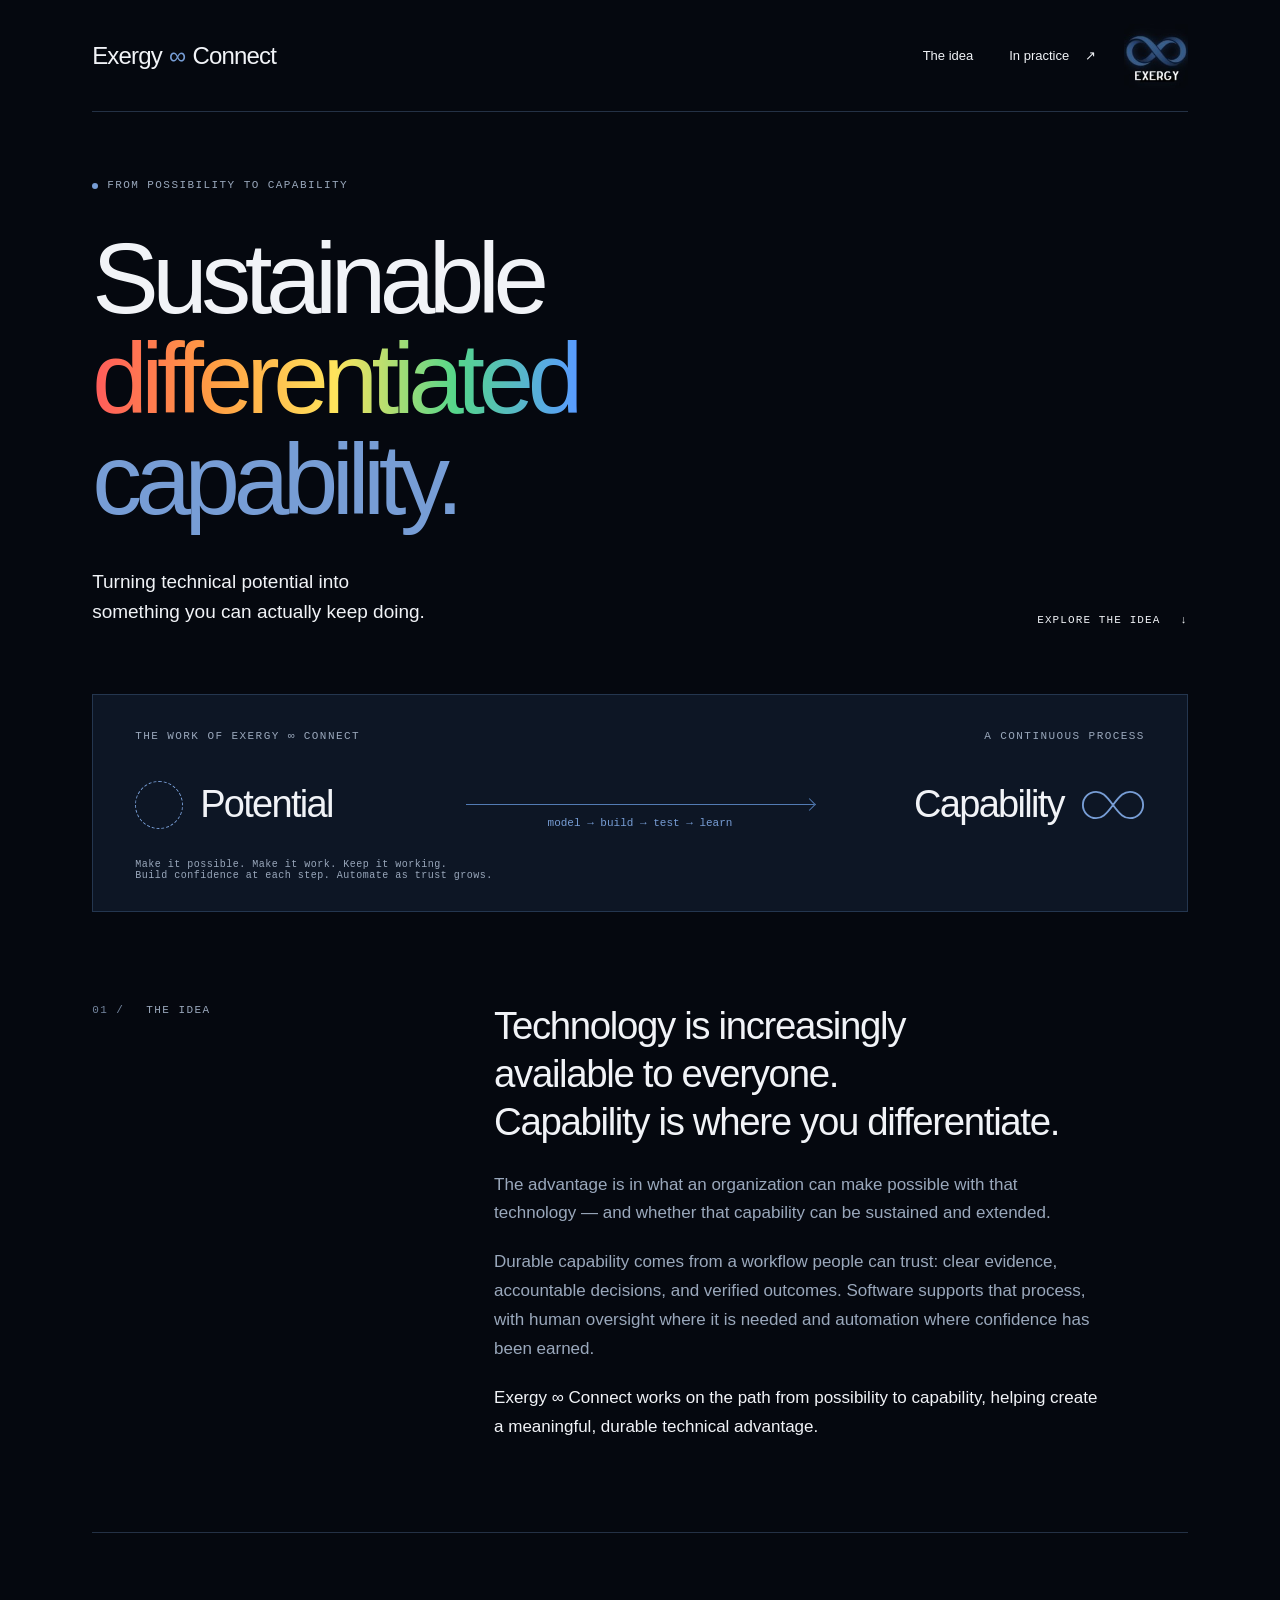
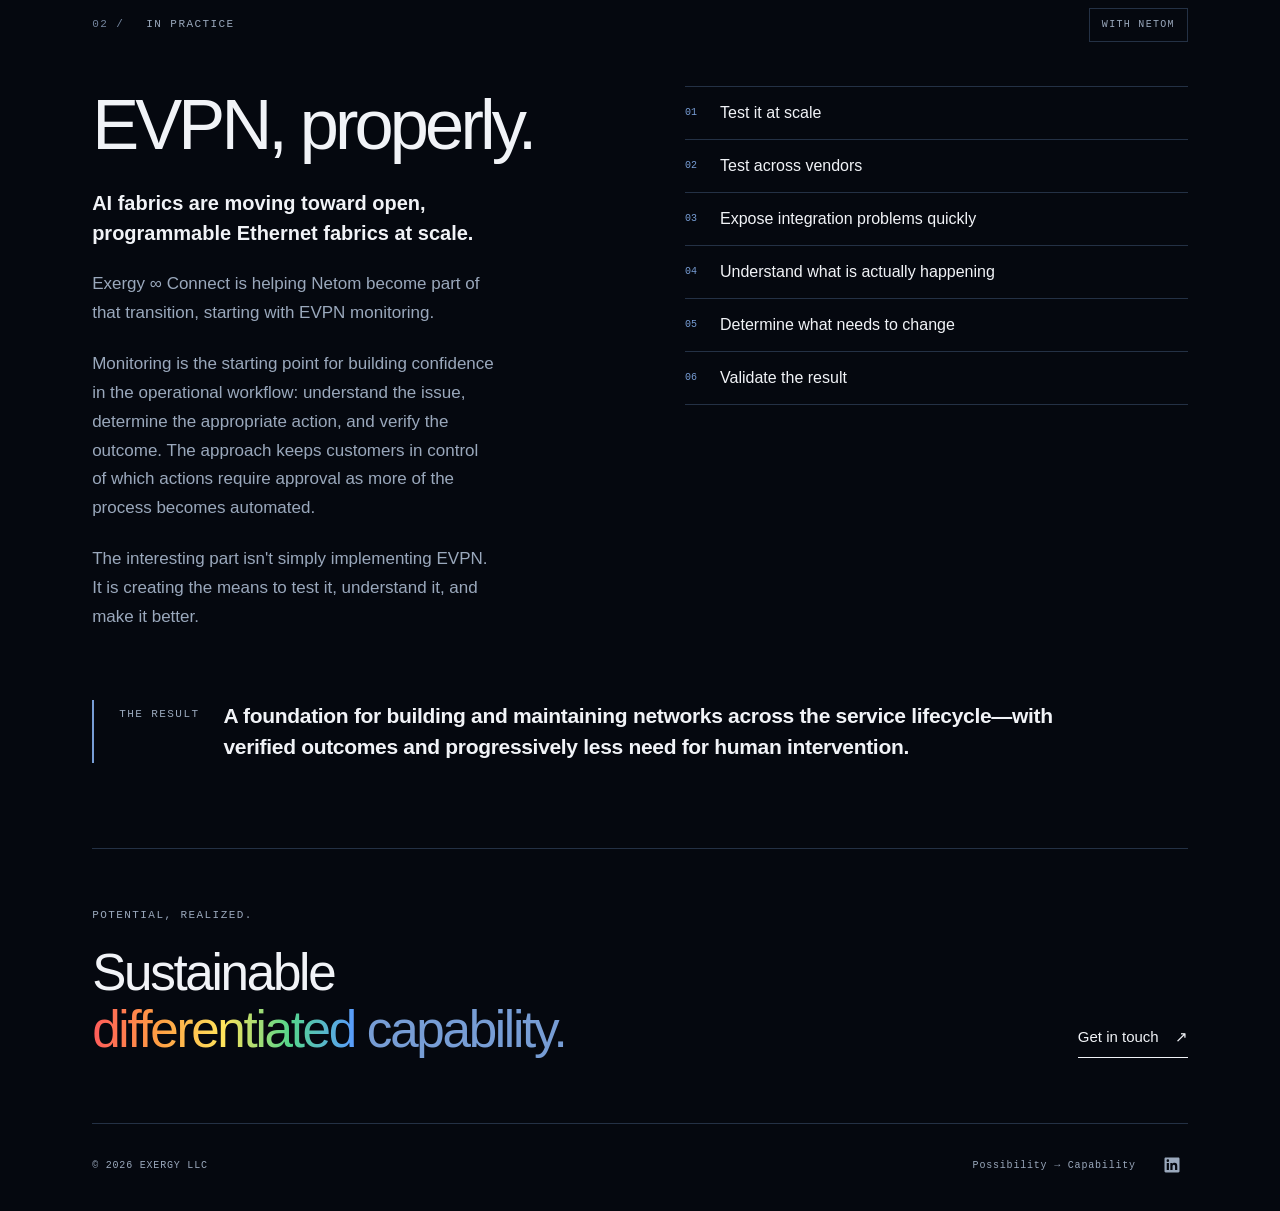
<file: docs/index.html>
<!doctype html>
<html lang="en">
<head>
  <meta charset="utf-8">
  <meta name="viewport" content="width=device-width, initial-scale=1">
  <meta name="description" content="Exergy ∞ Connect helps create capabilities that give organizations a meaningful, durable technical advantage. Sustainable differentiated capability.">
  <meta name="theme-color" content="#05080f">
  <link rel="icon" type="image/svg+xml" href="favicon.svg">
  <title>Exergy ∞ Connect — Sustainable differentiated capability</title>
  <style>
    :root{--paper:#05080f;--ink:#f1f3f7;--muted:#9aa8bc;--line:#243145;--accent:#779dd5;--light:#0d1625}
    *{box-sizing:border-box}html{scroll-behavior:smooth}body{margin:0;background:var(--paper);color:var(--ink);font-family:Arial,Helvetica,sans-serif;-webkit-font-smoothing:antialiased}a{color:inherit}::selection{background:#355b90;color:#fff}
    .wrap{max-width:1440px;margin:auto;padding:0 7.2%}header{height:112px;display:grid;grid-template-columns:1fr auto auto;gap:28px;align-items:center;border-bottom:1px solid var(--line)}.brand{display:flex;align-items:center;text-decoration:none;font-size:24px;letter-spacing:-.035em;white-space:nowrap}.brand-logo{width:64px;height:64px;object-fit:contain;display:block;flex-shrink:0}.brand-symbol{color:var(--accent);margin:0 .3em}.nav{display:flex;gap:36px;font-size:13px}.nav a{text-decoration:none}.nav a:hover{color:var(--accent)}.arrow{display:inline-block;margin-left:12px}
    .eyebrow{font-family:'Courier New',monospace;font-size:11px;text-transform:uppercase;letter-spacing:.13em;line-height:1.6;color:var(--muted)}.status{display:flex;align-items:center;gap:9px}.dot{width:6px;height:6px;border-radius:50%;background:var(--accent)}
    .hero{padding:65px 0 68px;position:relative}.hero h1{font-size:clamp(58px,7.8vw,110px);line-height:1.01;letter-spacing:-.065em;font-weight:400;margin:34px 0 36px;max-width:1050px}.hero h1 span{color:var(--accent)}.hero-bottom{display:flex;justify-content:space-between;align-items:flex-end;gap:25px}.hero p{font-size:19px;line-height:1.55;max-width:340px;margin:0}.scroll{font-size:11px;letter-spacing:.1em;text-decoration:none;text-transform:uppercase;font-family:'Courier New',monospace}
    .process{position:relative;background:var(--light);border:1px solid #24364f;padding:33px 42px 30px;overflow:hidden}.process:before{content:'';position:absolute;inset:0;background-image:radial-gradient(#52729f 0.65px,transparent .65px);background-size:16px 16px;opacity:.35;pointer-events:none}.process-top,.process-flow,.process-bottom{position:relative}.process-top{display:flex;justify-content:space-between}.process-flow{display:grid;grid-template-columns:1fr 1.15fr 1fr;gap:28px;align-items:center;margin:35px 0 30px}.endpoint{display:flex;align-items:center;gap:17px;font-size:clamp(23px,3vw,38px);letter-spacing:-.045em}.endpoint:last-child{justify-content:flex-end}.orb{width:48px;height:48px;flex-shrink:0;border-radius:50%;border:1px dashed #779dd5}.infinity-loop{width:64px;height:48px;flex-shrink:0;fill:none;stroke:var(--accent);stroke-width:2;stroke-linecap:round;stroke-linejoin:round}.bridge{position:relative;height:1px;background:#527bb4}.bridge:after{position:absolute;content:'';right:0;top:-4px;width:8px;height:8px;border-top:1px solid #527bb4;border-right:1px solid #527bb4;transform:rotate(45deg)}.steps{position:absolute;left:0;right:0;top:13px;text-align:center;font-family:'Courier New',monospace;font-size:11px;color:var(--accent);white-space:nowrap}.process-bottom{font-family:'Courier New',monospace;font-size:10px;letter-spacing:.05em;color:var(--muted)}
    .idea{display:grid;grid-template-columns:1fr 2fr;gap:55px;padding:90px 0;border-bottom:1px solid var(--line)}.section-label{display:flex;gap:22px}.section-label .number{color:#74859e}.idea h2{font-size:clamp(27px,3vw,40px);font-weight:400;line-height:1.25;letter-spacing:-.035em;margin:0 0 25px;max-width:660px}.idea p{font-size:17px;line-height:1.7;color:var(--muted);max-width:610px;margin:0 0 20px}.idea p:last-child{color:var(--ink);margin-bottom:0}
    .example{padding:75px 0 85px}.example-heading{display:flex;justify-content:space-between;align-items:center}.netom{border:1px solid var(--line);padding:8px 12px;font-size:10px}.example-layout{display:grid;grid-template-columns:1fr 1fr;gap:90px;margin-top:44px}.example h2{font-size:clamp(50px,5.5vw,74px);font-weight:400;letter-spacing:-.055em;line-height:1.1;margin:0 0 25px}.example-copy p{font-size:17px;color:var(--muted);line-height:1.7;max-width:405px;margin:0 0 22px}.example-copy p.lead{color:var(--ink);font-size:20px;line-height:1.5}.capabilities{list-style:none;margin:0;padding:0}.capabilities li{border-bottom:1px solid var(--line);padding:17px 0;display:flex;gap:23px;align-items:center;font-size:16px}.capabilities li:first-child{border-top:1px solid var(--line)}.capabilities span{font-family:'Courier New',monospace;font-size:10px;color:var(--accent)}.result{margin-top:46px;display:flex;gap:24px;align-items:flex-start;border-left:2px solid var(--accent);padding:0 0 0 25px}.result p{font-size:21px;line-height:1.5;letter-spacing:-.015em;margin:0;max-width:830px}.result .eyebrow{flex-shrink:0;padding-top:6px}
    .closing{border-top:1px solid var(--line);padding:58px 0 65px;display:flex;justify-content:space-between;align-items:flex-end;gap:35px}.closing h2{font-size:clamp(32px,4vw,53px);font-weight:400;line-height:1.12;letter-spacing:-.045em;margin:19px 0 0}.contact{font-size:15px;text-decoration:none;border-bottom:1px solid var(--ink);padding:0 0 11px;white-space:nowrap}.contact:hover{color:var(--accent);border-color:var(--accent)}footer{border-top:1px solid var(--line);padding:25px 0 30px;display:flex;justify-content:space-between;font-family:'Courier New',monospace;font-size:10px;letter-spacing:.08em;color:var(--muted)}a:focus-visible{outline:2px solid var(--accent);outline-offset:6px}
    .closing h2 .accent{color:var(--accent)}
    footer{align-items:center;gap:16px}.footer-links{display:flex;align-items:center;gap:20px}.linkedin-link{display:inline-flex;align-items:center;justify-content:center;width:32px;height:32px;color:var(--muted);border-radius:3px}.linkedin-link:hover{color:var(--accent)}.linkedin-link svg{display:block;width:18px;height:18px}
    .hero h1 .rainbow,.closing h2 .rainbow{background:linear-gradient(to right,#ff5b5b 0%,#ff9d43 25%,#ffe45c 50%,#55d68b 75%,#599bff 100%);-webkit-background-clip:text;background-clip:text;color:transparent}
    .closing h2 .rainbow.color-cycle{animation:color-cycle 2.4s linear 1}
    @keyframes color-cycle{from{filter:hue-rotate(0deg)}to{filter:hue-rotate(360deg)}}
    @media(min-width:1600px){.wrap{padding:0 95px}}@media(max-width:760px){.wrap{padding:0 6%}header{height:110px;grid-template-columns:1fr auto;gap:8px;padding:14px 0}.nav{grid-row:2;grid-column:1 / -1;justify-content:flex-end}.logo-link{grid-column:2;grid-row:1}.brand{font-size:16px}.brand-logo{width:40px;height:40px}.nav{gap:20px;font-size:12px}.hero{padding:42px 0}.hero h1{font-size:clamp(49px,10vw,76px);margin:30px 0}.hero p{font-size:16px;max-width:270px}.scroll{display:none}.process{padding:23px 22px}.process-flow{grid-template-columns:1fr;gap:35px;margin:28px 0 37px}.endpoint{font-size:30px}.endpoint:last-child{justify-content:flex-end}.bridge{margin:0 15px}.orb{width:35px;height:35px}.infinity-loop{width:47px;height:35px}.steps{top:9px}.process-top .eyebrow:last-child{display:none}.idea{grid-template-columns:1fr;gap:28px;padding:55px 0}.idea h2{font-size:30px}.idea p{font-size:16px}.example{padding:50px 0}.example-layout{grid-template-columns:1fr;gap:24px;margin-top:30px}.example h2{font-size:54px}.example-copy p{max-width:none}.result{flex-direction:column;gap:12px;margin-top:33px}.result p{font-size:19px}.closing{padding:40px 0;align-items:flex-start;flex-direction:column}.closing h2{font-size:37px}footer{font-size:9px}.netom{font-size:9px}.section-label{gap:15px}}
    @media(prefers-reduced-motion:reduce){html{scroll-behavior:auto}.closing h2 .rainbow.color-cycle{animation:none}}
  </style>
</head>
<body>
  <div class="wrap">
    <header>
      <a class="brand" href="#" aria-label="Exergy ∞ Connect home">Exergy <span class="brand-symbol" aria-hidden="true">∞</span> Connect</a>
      <nav class="nav" aria-label="Main navigation"><a href="#idea">The idea</a><a href="#example">In practice <span class="arrow" aria-hidden="true">↗</span></a></nav>
      <a class="logo-link" href="#" aria-label="Exergy ∞ Connect home"><img class="brand-logo" src="images/exergy_connect_logo.png" alt="" width="100" height="100"></a>
    </header>
    <main>
      <section class="hero" aria-labelledby="headline">
        <div class="eyebrow status"><span class="dot" aria-hidden="true"></span> From possibility to capability</div>
        <h1 id="headline">Sustainable<br><span class="rainbow">differentiated</span><br><span>capability.</span></h1>
        <div class="hero-bottom"><p>Turning technical potential into<br>something you can actually keep doing.</p><a class="scroll" href="#idea">Explore the idea <span class="arrow" aria-hidden="true">↓</span></a></div>
      </section>
      <div class="process" role="img" aria-label="Potential becomes capability through a repeated process: model, build, test, learn.">
        <div class="process-top"><span class="eyebrow">The work of Exergy ∞ Connect</span><span class="eyebrow">A continuous process</span></div>
        <div class="process-flow"><div class="endpoint"><span class="orb" aria-hidden="true"></span>Potential</div><div class="bridge"><span class="steps">model → build → test → learn</span></div><div class="endpoint">Capability<svg class="infinity-loop" viewBox="-2 0 68 48" aria-hidden="true" focusable="false"><path d="M32 24C24 13 20 10 14 10a14 14 0 0 0 0 28c6 0 10-3 18-14s12-14 18-14a14 14 0 0 1 0 28c-6 0-10-3-18-14Z"/></svg></div></div>
        <div class="process-bottom">Make it possible. Make it work. Keep it working.<br>Build confidence at each step. Automate as trust grows.</div>
      </div>
      <section class="idea" id="idea" aria-labelledby="idea-title">
        <div class="section-label eyebrow"><span class="number">01 /</span> The idea</div>
        <div><h2 id="idea-title">Technology is increasingly<br>available to everyone.<br>Capability is where you differentiate.</h2><p>The advantage is in what an organization can make possible with that technology — and whether that capability can be sustained and extended.</p><p>Durable capability comes from a workflow people can trust: clear evidence, accountable decisions, and verified outcomes. Software supports that process, with human oversight where it is needed and automation where confidence has been earned.</p><p>Exergy ∞ Connect works on the path from possibility to capability, helping create a meaningful, durable technical advantage.</p></div>
      </section>
      <section class="example" id="example" aria-labelledby="example-title">
        <div class="example-heading"><div class="section-label eyebrow"><span class="number">02 /</span> In practice</div><span class="eyebrow netom">With Netom</span></div>
        <div class="example-layout">
          <div class="example-copy"><h2 id="example-title">EVPN, properly.</h2><p class="lead"><strong>AI fabrics are moving toward open, programmable Ethernet fabrics at scale.</strong></p><p>Exergy ∞ Connect is helping Netom become part of that transition, starting with EVPN monitoring.</p><p>Monitoring is the starting point for building confidence in the operational workflow: understand the issue, determine the appropriate action, and verify the outcome. The approach keeps customers in control of which actions require approval as more of the process becomes automated.</p><p>The interesting part isn't simply implementing EVPN. It is creating the means to test it, understand it, and make it better.</p></div>
          <ol class="capabilities"><li><span>01</span>Test it at scale</li><li><span>02</span>Test across vendors</li><li><span>03</span>Expose integration problems quickly</li><li><span>04</span>Understand what is actually happening</li><li><span>05</span>Determine what needs to change</li><li><span>06</span>Validate the result</li></ol>
        </div>
        <div class="result"><span class="eyebrow">The result</span><p><strong>A foundation for building and maintaining networks across the service lifecycle—with verified outcomes and progressively less need for human intervention.</strong></p></div>
      </section>
      <section class="closing" aria-labelledby="closing-title"><div><div class="eyebrow">Potential, realized.</div><h2 id="closing-title">Sustainable<br><span class="rainbow">differentiated</span> <span class="accent">capability.</span></h2></div><a class="contact" href="mailto:exergy.connect@gmail.com">Get in touch <span class="arrow" aria-hidden="true">↗</span></a></section>
    </main>
    <footer><span>© 2026 EXERGY LLC</span><div class="footer-links"><span>Possibility → Capability</span><a class="linkedin-link" href="https://www.linkedin.com/company/exergy-connect" aria-label="Exergy Connect on LinkedIn" title="Exergy Connect on LinkedIn"><svg xmlns="http://www.w3.org/2000/svg" viewBox="0 0 24 24" fill="currentColor" aria-hidden="true" focusable="false"><path d="M20.447 2H3.553C2.695 2 2 2.677 2 3.512v16.976C2 21.323 2.695 22 3.553 22h16.894C21.305 22 22 21.323 22 20.488V3.512C22 2.677 21.305 2 20.447 2zM7.93 18.75H4.964V9.204H7.93v9.546zM6.447 7.899a1.72 1.72 0 1 1 0-3.44 1.72 1.72 0 0 1 0 3.44zM19.036 18.75H16.07v-4.643c0-1.107-.02-2.531-1.542-2.531-1.543 0-1.779 1.205-1.779 2.451v4.723H9.783V9.204h2.847v1.305h.04c.396-.75 1.364-1.542 2.807-1.542 3.004 0 3.559 1.977 3.559 4.548v5.235z"/></svg></a></div></footer>
  </div>
  <script>
    const closingWord = document.querySelector('.closing .rainbow');
    if (closingWord && 'IntersectionObserver' in window && !window.matchMedia('(prefers-reduced-motion: reduce)').matches) {
      const observer = new IntersectionObserver((entries) => {
        if (entries.some((entry) => entry.isIntersecting && entry.intersectionRatio >= 0.75)) {
          closingWord.classList.add('color-cycle');
          observer.disconnect();
        }
      }, { threshold: 0.75 });
      observer.observe(closingWord);
    }
  </script>
</body>
</html>
</file>
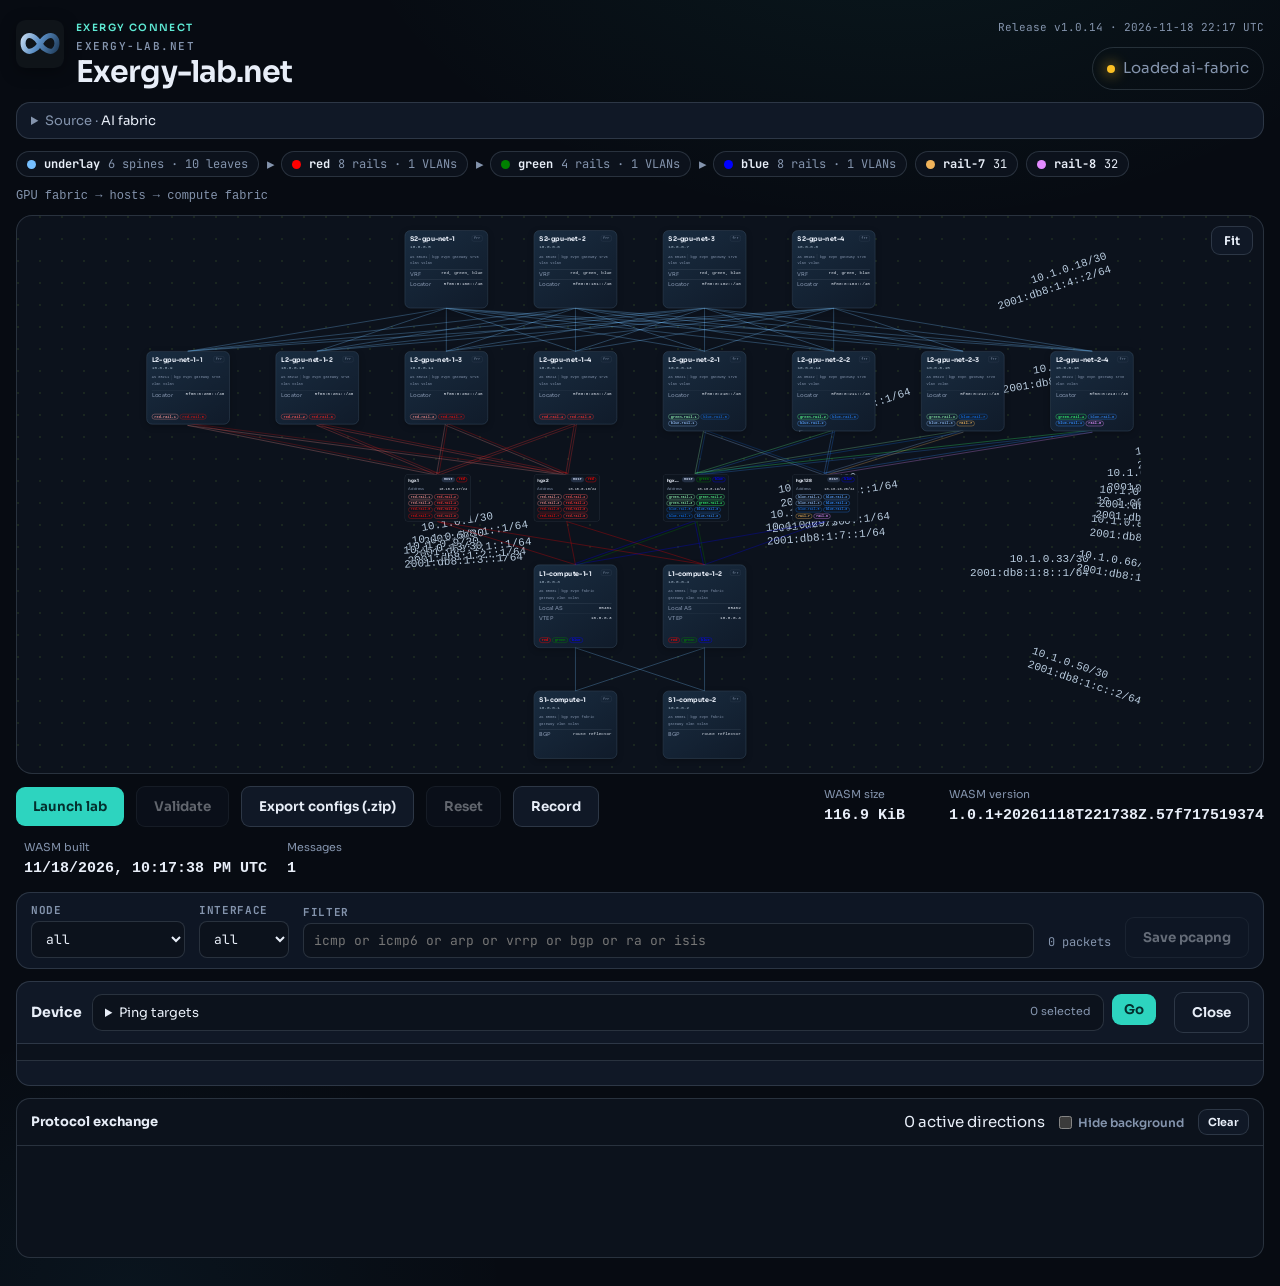
<file: docs/lab.net/index.html>
<!doctype html><html lang=en><meta charset=utf-8><meta name=viewport content="width=device-width,initial-scale=1"><title>Exergy-lab.net — Exergy Connect</title><link rel=icon href=./favicon.svg type=image/svg+xml><link rel=preconnect href=https://fonts.googleapis.com><link rel=preconnect href=https://fonts.gstatic.com crossorigin><link href="https://fonts.googleapis.com/css2?family=JetBrains+Mono:wght@400;500;600&family=Sora:wght@400;500;600;700&display=swap" rel=stylesheet><link rel=stylesheet href=./styles.css><main><header><time class=release-date datetime=2026-11-18T22:17Z title="Release date and time (UTC)">Release v1.0.14 · 2026-11-18 22:17 UTC</time><div class=brand><img class=brand-logo src=./favicon.svg width=48 height=48 alt="Exergy Connect"><div class=brand-copy><div class=brand-kicker>Exergy Connect</div><p class=eyebrow id=lab-eyebrow>EXERGY-LAB.NET<h1>Exergy-lab.net</h1></div></div><div class=status><span id=status-dot></span><span id=status>Loading labs</span></div></header><section id=error-feedback class=error-feedback role=alert hidden><div><strong id=error-context></strong><p id=error-message></div><button type=button id=error-dismiss aria-label="Dismiss error">Dismiss</button></section><details id=source-selection class=source-selection open><summary>Source · <span id=source-selection-title>Choose a lab</span></summary><section class=lab-picker aria-label="Lab selection"><label for=lab-source>Source</label> <select id=lab-source disabled=disabled><option value=bundled>Bundled<option value=local-agent>Local agent</select> <label for=lab-select>Lab</label> <select id=lab-select disabled=disabled><option value="">Loading…</select> <button id=open-fabric-designer type=button class=secondary>Fabric designer</button> <button id=view-source type=button class=secondary disabled=disabled>View source</button><p class=lab-summary id=lab-summary>Choose a lab from <code>public/examples/</code>.</section></details><details id=lab-instructions class=lab-instructions hidden><summary>Lab instructions</summary><div data-instructions></div></details><dialog id=fabric-designer aria-labelledby=fabric-designer-title><form><h2 id=fabric-designer-title>Design a fabric</h2><p>Connect every leaf to every spine, and every spine to every superspine.<fieldset><legend>Scale</legend><label>Superspines <input name=superspines type=number min=0 max=16 step=1 value=0 required></label> <label>Spines <input name=spines type=number min=1 max=128 step=1 value=2 required></label> <label>Leaves <input name=leaves type=number min=1 max=256 step=1 value=4 required></label></fieldset><fieldset><legend>Test clients</legend><label>Clients per leaf <input name=clientsPerLeaf type=number min=0 max=8 step=1 value=1 required></label> <label>Client attachment <select name=clientMultihoming><option value=single>Single leaf<option value=ecmp>Routed ECMP<option value=bond>Bond — single IP</select> <small id=client-attachment-help></small></label></fieldset><fieldset><legend>Protocols</legend><label>IGP / underlay <select name=igp><option value=ospf>OSPF<option value=isis>IS-IS<option value=ebgp selected=selected>eBGP</select></label> <label>Overlay <select name=overlay><option value=none>None<option value=vxlan>VXLAN + EVPN<option value=srv6>SRv6</select></label></fieldset><label><input name=dualLoopback type=checkbox disabled=disabled> Dual loopbacks</label><p id=fabric-loopback-help>Select an overlay to use separate underlay and overlay loopbacks.<fieldset id=fabric-srv6-options hidden><legend>SRv6</legend><label><input name=srv6Static type=checkbox> Static transport</label> <label><input name=srv6Usid type=checkbox> SRv6 uSID</label><p>Generates locator and transport configuration. SRv6 data forwarding requires a native dataplane.</fieldset><output aria-live=polite></output><p role=alert><div class=fabric-designer-actions><button type=button class=secondary data-close>Cancel</button> <button type=submit>Generate and open lab</button></div></form></dialog><section class=topology id=topology aria-label="Lab topology"></section><section class=controls><button id=launch disabled=disabled>Launch lab</button> <button id=validate class=secondary disabled=disabled title="This lab has no validate section">Validate</button> <button id=export-configs class=secondary disabled=disabled>Export configs (.zip)</button> <button id=reset class=secondary disabled=disabled>Reset</button> <button id=capture class=secondary disabled=disabled>Record</button><div class=metric><span>WASM size</span><strong id=wasm-size>—</strong></div><div class=metric><span>WASM version</span><strong id=wasm-version>—</strong></div><div class=metric><span>WASM built</span><strong id=wasm-built>—</strong></div><div class=metric><span>Messages</span><strong id=message-count>0</strong></div></section><section class=capture-bar id=capture-bar hidden><label>Node <select id=capture-node><option value=all>all</select></label> <label>Interface <select id=capture-if><option value=all>all</select></label> <label class=capture-filter>Filter <input id=capture-filter spellcheck=false placeholder="icmp or icmp6 or arp or vrrp or bgp or ra or isis" autocomplete=off></label> <span id=capture-count>0 packets</span> <button type=button id=capture-save class=secondary disabled=disabled>Save pcapng</button></section><section class=inspect id=inspect hidden><div class=inspect-head><h2 id=inspect-title>Device</h2><div class=inspect-actions id=inspect-actions hidden><details id=ping-picker class=ping-picker><summary>Ping targets <span id=ping-selection-count>0 selected</span></summary><div class=ping-picker-body><div class=ping-picker-toolbar><span>Click targets to toggle</span> <button type=button id=ping-select-all class=secondary>Select all</button> <button type=button id=ping-clear class=secondary>Clear</button></div><div id=ping-target role=group aria-label="Ping targets"></div></div></details><button type=button id=ping-run>Go</button> <span id=mrc-actions></span></div><button type=button id=inspect-diff class=secondary hidden>Diff</button> <button type=button id=inspect-close class=secondary>Close</button></div><div id=inspect-diff-result aria-live=polite></div><div class=inspect-tabs id=inspect-tabs role=tablist></div><div class=inspect-pane id=inspect-body></div></section><section class=console-wrap><div class=console-head><h2>Protocol exchange</h2><div class=console-tools><span id=animation-summary title="Animations summarize bursts; recent individual events remain in the protocol log (latest 2,000 entries).">0 active directions</span> <label class=console-filter title="Hide periodic background traffic, including BGP keep-alives, from the protocol log and topology animation."><input id=hide-background type=checkbox> Hide background</label> <button id=clear>Clear</button></div></div><ol id=log class=console><li class=muted>Select a lab, then press “Launch lab”. Click a node to inspect RIB / ARP / MAC.</ol></section><dialog id=capture-dialog aria-labelledby=capture-title><div class=capture-viewer-toolbar><h2 id=capture-title>Packet capture</h2><button type=button id=capture-close class=secondary>Close</button></div><iframe id=capture-frame title="Packet capture viewer"></iframe></dialog><dialog id=source-dialog aria-labelledby=source-title><div class=source-toolbar><h2 id=source-title>Lab source</h2><div><button type=button id=source-document class=secondary>YAML</button> <button type=button id=source-resolved-yaml class=secondary>Resolved YAML</button> <button type=button id=source-resolved class=secondary>Resolved JSON</button> <button type=button id=source-copy class=secondary>Copy</button> <button type=button id=source-close class=secondary>Close</button></div></div><pre id=source-body></pre></dialog><dialog id=export-dialog aria-labelledby=export-title><form id=export-form><h2 id=export-title>Export device configs</h2><p>Choose the device flavors for this export.</p><label for=export-router-flavor>Routers</label> <select id=export-router-flavor></select> <label for=export-host-flavor>Hosts</label> <select id=export-host-flavor></select><p>Switches use Linux bridges.<details id=export-compatibility><summary>Flavor compatibility</summary><ul id=export-compatibility-list></ul></details><fieldset id=export-netbox><legend>NetBox</legend><p class=export-hint>Export runs the full validation gate, then creates the site, devices, wiring, and rendered configs. Allow this page's origin in NetBox <code>CORS_ORIGIN_WHITELIST</code>. Auth uses <code>Authorization: Token</code>.</p><label for=export-netbox-url>URL</label> <input id=export-netbox-url name=netboxUrl type=url placeholder=http://127.0.0.1:8000 autocomplete=off> <label for=export-netbox-token>API token</label> <input id=export-netbox-token name=netboxToken type=password autocomplete=off> <label class=export-remember><input id=export-netbox-remember type=checkbox> Save URL and token in this browser</label> <label for=export-netbox-site>Site name</label> <input id=export-netbox-site name=netboxSite autocomplete=off><div class=export-budgets><label>Spine ports <input id=export-budget-spine name=budgetSpine type=number min=1 value=64></label> <label>Leaf ports <input id=export-budget-leaf name=budgetLeaf type=number min=1 value=64></label> <label>Host ports <input id=export-budget-host name=budgetHost type=number min=1 value=10></label></div></fieldset><p id=export-error role=alert hidden><div id=export-progress hidden><div class=export-progress-track aria-hidden=true><div id=export-progress-bar class=export-progress-bar></div></div><p id=export-status role=status aria-live=polite></div><div class=export-actions><button type=button id=export-cancel class=secondary>Cancel</button> <button type=button id=export-netbox-submit class=secondary>Export to NetBox</button> <button type=submit>Download ZIP</button></div></form></dialog></main><script type=module src=./app.js></script>
</file>
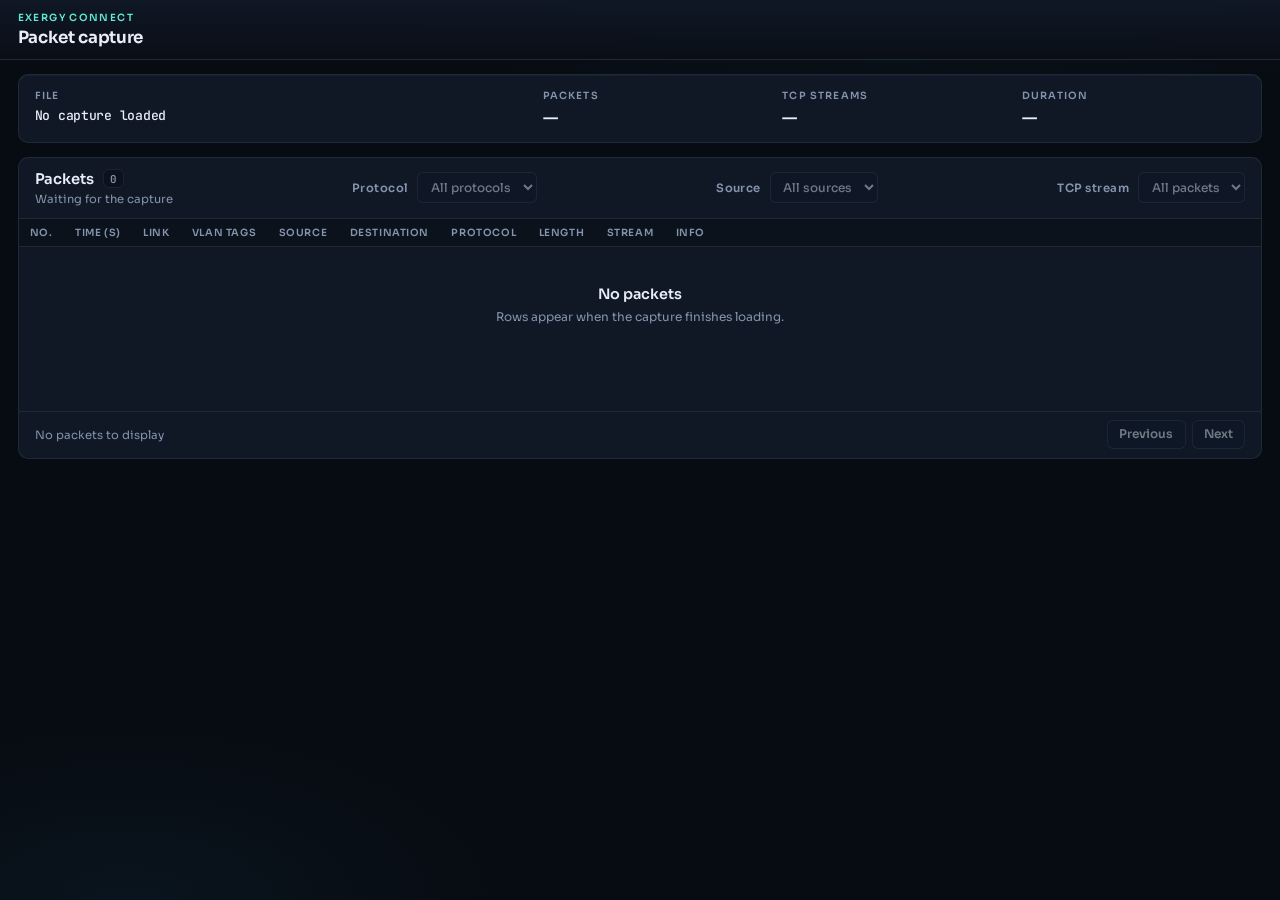
<file: docs/lab.net/pcap-view/index.html>
<!doctype html>
<html lang="en">
<head>
  <meta charset="utf-8">
  <meta name="viewport" content="width=device-width, initial-scale=1">
  <title>Packet capture</title>
  <link rel="preconnect" href="https://fonts.googleapis.com">
  <link rel="preconnect" href="https://fonts.gstatic.com" crossorigin>
  <link href="https://fonts.googleapis.com/css2?family=JetBrains+Mono:wght@400;500;600&family=Sora:wght@400;500;600;700&display=swap" rel="stylesheet">
  <link rel="stylesheet" href="style.css">
</head>
<body>
  <header>
    <div class="brand">
      <div class="brand-kicker">Exergy Connect</div>
      <h1>Packet capture</h1>
    </div>
    <p id="status" role="status" aria-live="polite"></p>
  </header>
  <main>
    <input id="file" type="file" accept=".pcapng" hidden>
    <div id="dropzone" hidden></div>
    <section class="capture" aria-label="Capture overview">
      <div>
        <span class="label">File</span>
        <strong id="filename">No capture loaded</strong>
      </div>
      <div>
        <span class="label">Packets</span>
        <strong id="count">—</strong>
      </div>
      <div>
        <span class="label">TCP streams</span>
        <strong id="streams">—</strong>
      </div>
      <div>
        <span class="label">Duration</span>
        <strong id="duration">—</strong>
      </div>
    </section>
    <section class="packets" aria-label="Packet list">
      <div class="toolbar">
        <div>
          <h2>Packets <span id="visible-count">0</span></h2>
          <p id="list-caption">Waiting for the capture</p>
        </div>
        <label class="filter">Protocol
          <select id="protocol" disabled>
            <option value="all">All protocols</option>
          </select>
        </label>
        <label class="filter">Source
          <select id="source" disabled>
            <option value="all">All sources</option>
          </select>
        </label>
        <label class="filter">TCP stream
          <select id="stream" disabled>
            <option value="all">All packets</option>
          </select>
        </label>
      </div>
      <div class="table-wrap">
        <table>
          <thead>
            <tr>
              <th>No.</th>
              <th>Time (s)</th>
              <th>Link</th>
              <th title="VLAN IDs, outer to inner">VLAN tags</th>
              <th>Source</th>
              <th>Destination</th>
              <th>Protocol</th>
              <th>Length</th>
              <th>Stream</th>
              <th class="col-info">Info</th>
            </tr>
          </thead>
          <tbody id="rows"></tbody>
        </table>
        <div id="empty">
          <h3>No packets</h3>
          <p>Rows appear when the capture finishes loading.</p>
        </div>
      </div>
      <div class="pagination">
        <span id="range">No packets to display</span>
        <div>
          <button id="prev" type="button" disabled>Previous</button>
          <button id="next" type="button" disabled>Next</button>
        </div>
      </div>
    </section>
    <section id="packet-details" class="packets" hidden aria-labelledby="detail-title">
      <div class="toolbar">
        <h2 id="detail-title">Packet details</h2>
        <button id="close-details" type="button">Close</button>
      </div>
      <div id="dissection"></div>
    </section>
  </main>
  <script src="autoload.js"></script>
  <script type="module" src="view.js"></script>
</body>
</html>
</file>
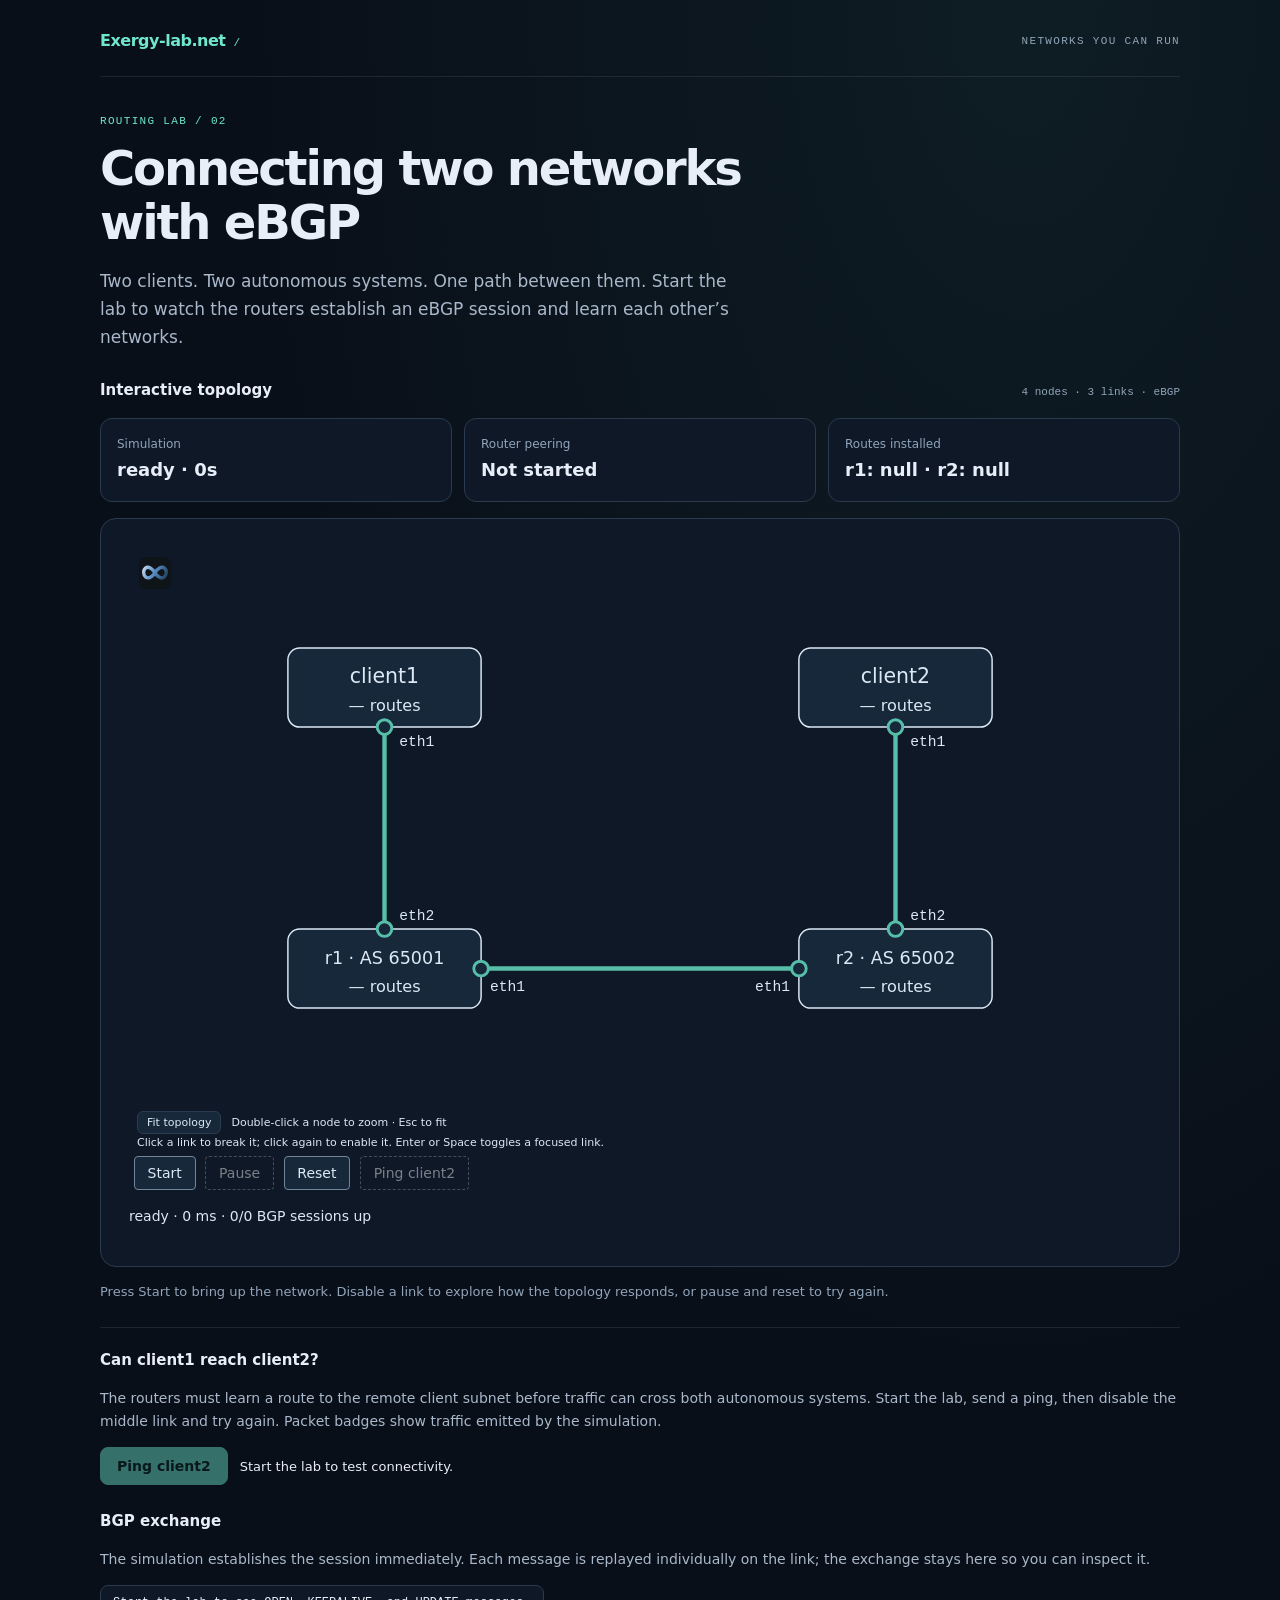
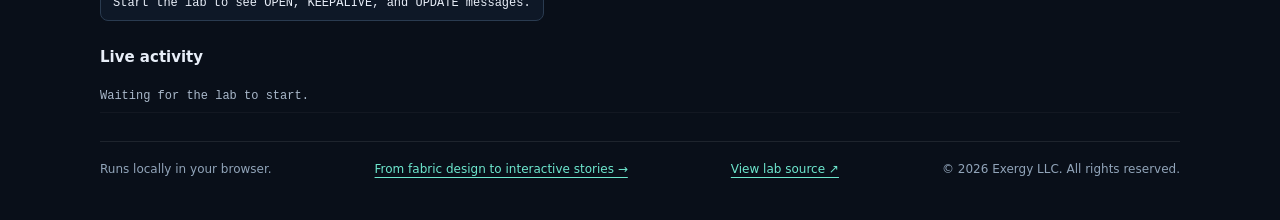
<file: docs/lab.net/blog.html>
<!doctype html>
<html lang="en">
<head>
  <meta charset="utf-8">
  <meta name="viewport" content="width=device-width,initial-scale=1">
  <link rel="icon" href="./favicon.svg" type="image/svg+xml">
  <meta name="description" content="Explore a live eBGP lab: two autonomous systems, two clients, and one connected network.">
  <title>Connecting two networks with eBGP · Exergy-lab.net</title>
  <style>
    :root { color-scheme:dark; font:16px/1.65 system-ui,sans-serif; color:#e8eef8; background:#090f19; }
    * { box-sizing:border-box; }
    body { margin:0; background:radial-gradient(ellipse at 80% 0,#16313566,transparent 55%); }
    main { width:min(1080px,calc(100% - 40px)); margin:auto; padding:28px 0 40px; }
    nav { display:flex; justify-content:space-between; align-items:center; padding-bottom:22px; border-bottom:1px solid #ffffff16; }
    a { color:#6ee7ce; text-underline-offset:4px; }
    nav a { text-decoration:none; font-weight:700; letter-spacing:-.03em; }
    nav span,.eyebrow { color:#91a4b9; font:11px/1.5 ui-monospace,monospace; letter-spacing:.12em; text-transform:uppercase; }
    header { max-width:760px; margin:36px 0 26px; }
    .eyebrow { color:#6ee7ce; margin:0 0 12px; }
    h1 { font-size:clamp(30px,5vw,48px); letter-spacing:-.045em; line-height:1.12; margin:0 0 18px; font-weight:650; }
    .intro { color:#a9b8ca; font-size:17px; margin:0; max-width:650px; }
    .lab-heading { display:flex; align-items:baseline; justify-content:space-between; flex-wrap:wrap; gap:8px; margin-bottom:12px; }
    h2 { margin:0; font-size:15px; font-weight:600; }
    .lab-heading span { font:11px ui-monospace,monospace; color:#91a4b9; }
    lab-embed { --lab-color:#dce8f5; --lab-node:#17283b; --lab-link:#56bea9; --lab-border:#2a3b50; --lab-background:#0e1827; }
    .hint { margin:14px 0 0; color:#91a4b9; font-size:13px; }
    .readouts { display:grid;grid-template-columns:repeat(3,minmax(0,1fr));gap:12px;margin:16px 0; }
    .readout { min-width:0;padding:16px;border:1px solid #2a3b50;border-radius:12px;background:#0e1827; }
    .readout span { display:block;color:#91a4b9;font-size:12px; }
    .readout strong { display:block;font-size:18px;font-weight:600;overflow-wrap:anywhere; }
    #experiment { border-top:1px solid #ffffff16;margin-top:24px;padding-top:20px; }
    #experiment p { color:#a9b8ca;font-size:14px; }
    #ping { border:1px solid #6ee7ce;background:#6ee7ce;color:#09241f;padding:10px 16px;border-radius:8px;font:600 14px system-ui;cursor:pointer; }
    #ping:disabled { opacity:.45;cursor:default; }
    #ping-result { margin-left:12px;font-size:13px; }
    #bgp-exchange { display:flex;flex-wrap:wrap;gap:8px;padding:0;list-style:none;font:12px/1.5 ui-monospace,monospace; }
    #bgp-exchange li { padding:8px 12px;border:1px solid #2a3b50;border-radius:8px;background:#0e1827; }
    #bgp-exchange span { display:block;color:#6ee7ce; }
    #events { padding:0;list-style:none;font:12px/1.7 ui-monospace,monospace;color:#a9b8ca; }
    #events li { border-bottom:1px solid #ffffff0a;padding:5px 0; }
    @media(max-width:760px) { .readouts{grid-template-columns:1fr}.readout{padding:12px}#ping-result{display:block;margin:10px 0} }
    footer { display:flex; justify-content:space-between; gap:16px; flex-wrap:wrap; margin-top:28px; padding-top:18px; border-top:1px solid #ffffff16; font-size:12px; color:#91a4b9; }
    @media(max-width:540px) { main{width:calc(100% - 28px);padding-top:18px}header{margin-top:28px}nav span{font-size:9px}.intro{font-size:15px} }
  </style>
</head>
<body>
  <main>
    <nav aria-label="Main"><a href="./index.html">Exergy-lab.net<span aria-hidden="true" style="color:#6ee7ce"> /</span></a><span>Networks you can run</span></nav>
    <article>
      <header>
        <p class="eyebrow">Routing lab / 02</p>
        <h1>Connecting two networks with eBGP</h1>
        <p class="intro">Two clients. Two autonomous systems. One path between them. Start the lab to watch the routers establish an eBGP session and learn each other’s networks.</p>
      </header>
      <section aria-labelledby="topology-heading">
        <div class="lab-heading"><h2 id="topology-heading">Interactive topology</h2><span>4 nodes · 3 links · eBGP</span></div>
        <div class="readouts" aria-label="Live network state">
          <div class="readout"><span>Simulation</span><strong id="simulation">Loading…</strong></div>
          <div class="readout"><span>Router peering</span><strong id="peering">Not started</strong></div>
          <div class="readout"><span>Routes installed</span><strong id="routes">—</strong></div>
        </div>
        <lab-embed src="./examples/ebgp-icmp/lab.xp"></lab-embed>
        <p class="hint">Press Start to bring up the network. Disable a link to explore how the topology responds, or pause and reset to try again.</p>
      </section>
      <section id="experiment" aria-labelledby="experiment-heading">
        <h2 id="experiment-heading">Can client1 reach client2?</h2>
        <p>The routers must learn a route to the remote client subnet before traffic can cross both autonomous systems. Start the lab, send a ping, then disable the middle link and try again. Packet badges show traffic emitted by the simulation.</p>
        <button id="ping" disabled>Ping client2</button><output id="ping-result" aria-live="polite">Start the lab to test connectivity.</output>
        <h2 style="margin-top:24px">BGP exchange</h2>
        <p>The simulation establishes the session immediately. Each message is replayed individually on the link; the exchange stays here so you can inspect it.</p>
        <ol id="bgp-exchange" aria-label="BGP message history"><li>Start the lab to see OPEN, KEEPALIVE, and UPDATE messages.</li></ol>
        <h2 style="margin-top:24px">Live activity</h2>
        <ol id="events" aria-label="Recent network events"><li>Waiting for the lab to start.</li></ol>
      </section>
    </article>
    <footer><span>Runs locally in your browser.</span><a href="./meta-blog.html">From fabric design to interactive stories →</a><a href="./examples/ebgp-icmp/lab.xp">View lab source ↗</a><span>© 2026 Exergy LLC. All rights reserved.</span></footer>
  </main>
  <script type="module" src="./blog.js"></script>
</body>
</html>
</file>
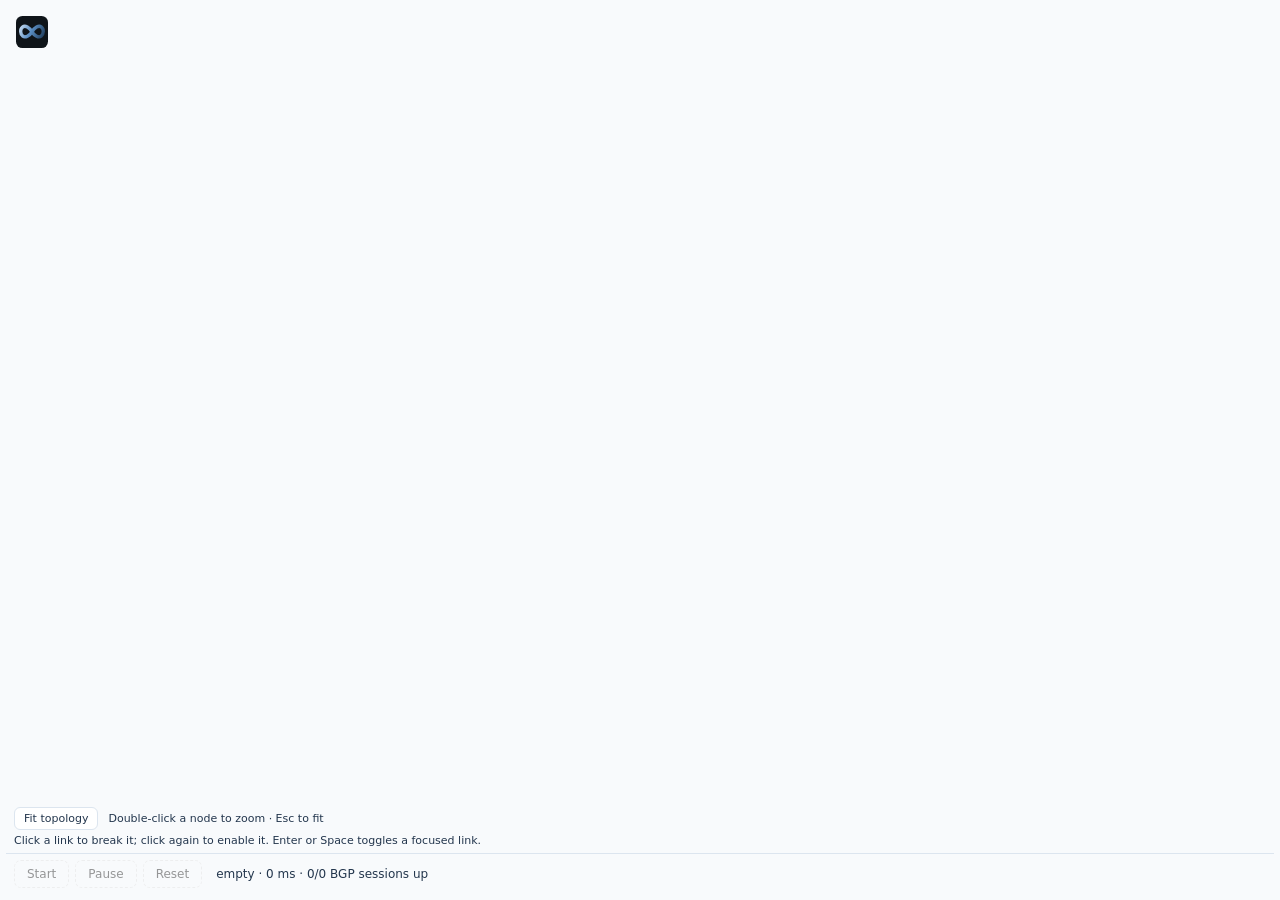
<file: docs/lab.net/embed.html>
<!doctype html>
<html lang="en">
<head><meta charset="utf-8"><meta name="viewport" content="width=device-width,initial-scale=1"><link rel="icon" href="data:,"><title>Exergy-lab.net topology</title></head>
<style>html,body{height:100%;margin:0;overflow:hidden;background:#f8fafc}lab-embed{height:100%;--lab-background:#f8fafc;--lab-color:#23364d;--lab-node:#fff;--lab-border:#dce5ef;--lab-link:#7891aa}</style>
<body><lab-embed fit></lab-embed>
<script type="module">
import { bootEmbedFromLocation } from './embed.js';
await bootEmbedFromLocation();
</script></body>
</html>
</file>
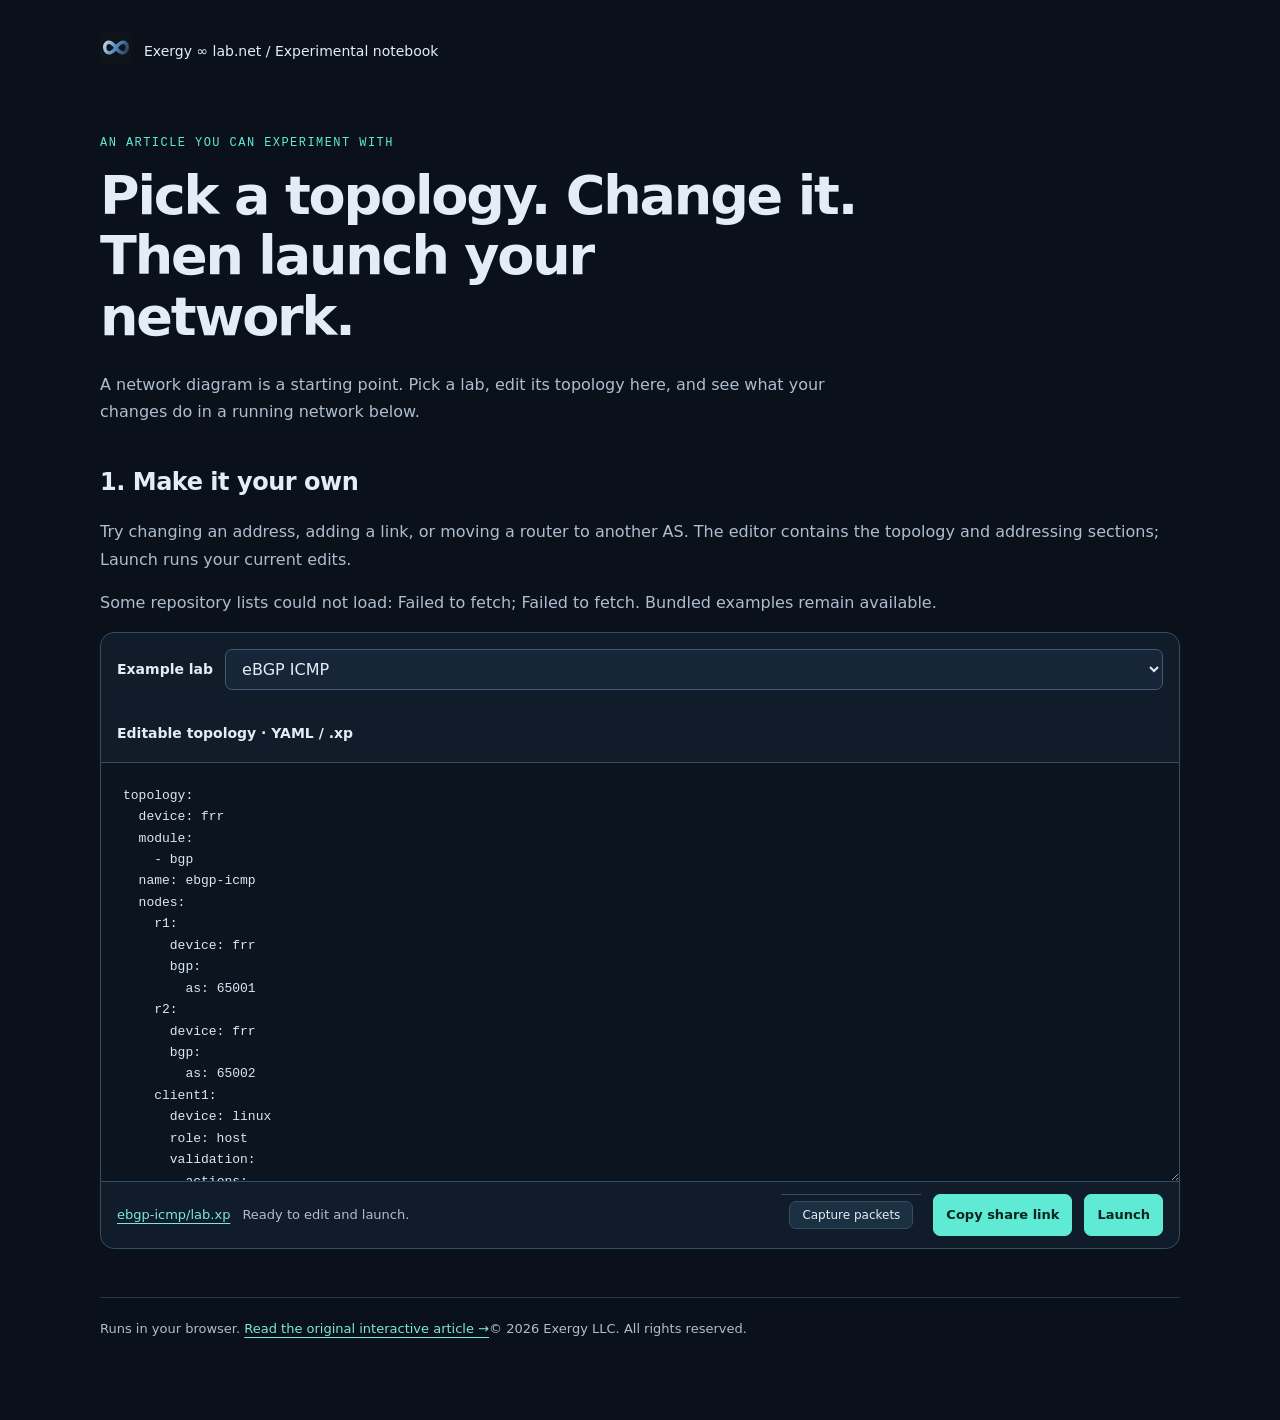
<file: docs/lab.net/experimental.html>
<!doctype html>
<html lang="en">
<head>
  <meta charset="utf-8">
  <meta name="viewport" content="width=device-width, initial-scale=1">
  <link rel="icon" href="./favicon.svg" type="image/svg+xml">
  <meta name="description" content="Edit a network topology inside an article, then launch it as an interactive lab.">
  <title>Edit, launch, explore · Exergy ∞ lab.net</title>
  <style>
    :root { color-scheme:dark; font:16px/1.7 system-ui,sans-serif; color:#e4edf5; background:#0b111a; --lab-background:#101c2a; --lab-color:#e4edf5; --lab-node:#1c3044; --lab-border:#334d63; --lab-link:#5eead4; }
    * { box-sizing:border-box; }
    body { margin:0; }
    main { width:min(100% - 40px,1080px); margin:32px auto 80px; }
    a { color:#7ce8d7; text-underline-offset:4px; }
    nav { display:flex; align-items:center; gap:12px; font-size:14px; }
    nav img { width:32px; height:32px; }
    header { max-width:760px; margin:64px 0 36px; }
    .eyebrow { color:#5eead4; font:12px ui-monospace,monospace; letter-spacing:.12em; text-transform:uppercase; }
    h1 { font-size:clamp(32px,5vw,54px); line-height:1.12; letter-spacing:-.04em; margin:16px 0 24px; }
    h2 { font-size:24px; letter-spacing:-.02em; margin:0 0 12px; }
    p { color:#aebed0; }
    .editor { border:1px solid #334d63; border-radius:14px; overflow:hidden; background:#101c2a; }
    .toolbar { display:flex; flex-wrap:wrap; align-items:center; gap:12px; padding:16px; }
    label { font-size:14px; font-weight:600; }
    select,button { font:inherit; border-radius:7px; border:1px solid #405b73; padding:9px 12px; }
    select { color:inherit; background:#162638; max-width:100%; flex:1; min-width:180px; }
    button { cursor:pointer; font-weight:650; color:#06251e; background:#5eead4; border-color:#5eead4; }
    button:disabled { opacity:.5; cursor:not-allowed; color:#aebed0; background:transparent; border-color:#71869b; border-style:dashed; box-shadow:none; }
    textarea { display:block; width:100%; min-height:420px; resize:vertical; border:0; border-top:1px solid #334d63; border-bottom:1px solid #334d63; border-radius:0; padding:22px; font:13px/1.65 ui-monospace,SFMono-Regular,Consolas,monospace; color:#d9e8f4; background:#0b141f; tab-size:2; }
    textarea:focus-visible,select:focus-visible,button:focus-visible { outline:2px solid #5eead4; outline-offset:-2px; }
    .editor-footer { display:flex; align-items:center; flex-wrap:wrap; gap:12px; padding:12px 16px; font-size:13px; }
    #source-link { overflow-wrap:anywhere; }
    #editor-status { flex:1; color:#aebed0; }
    #error { color:#ffb4ad; white-space:pre-wrap; overflow-wrap:anywhere; }
    #lab-instructions { margin:20px 0; }
    #lab-instructions summary { cursor:pointer; }
    [data-instructions] { white-space:pre-wrap; overflow-wrap:anywhere; font:13px/1.7 ui-monospace,monospace; margin-top:12px; }
    #result { margin-top:48px; }
    #lab-status { font-size:14px; }
    .validation-toolbar { display:flex; align-items:center; flex-wrap:wrap; gap:14px; margin:24px 0 8px; }
    #validation-log { padding-left:24px; font:13px/1.7 ui-monospace,monospace; overflow-wrap:anywhere; }
    #validation-log li { margin:8px 0; white-space:pre-wrap; }
    #validation-log [data-result=pass] { color:#7ce8d7; }
    #validation-log [data-result=fail] { color:#ffb4ad; }
    footer { margin-top:48px; border-top:1px solid #24384a; padding-top:20px; font-size:13px; color:#aebed0; }
    [hidden] { display:none!important; }
    @media(max-width:600px) { main { width:calc(100% - 24px); } header { margin-top:40px; } textarea { padding:14px; } }
  </style>
</head>
<body>
  <main>
    <nav><a href="./"><img src="./favicon.svg" alt="Exergy ∞ lab.net"></a><span>Exergy ∞ lab.net / Experimental notebook</span></nav>
    <article>
      <header>
        <p class="eyebrow">An article you can experiment with</p>
        <h1>Pick a topology. Change it.<br>Then launch your network.</h1>
        <p>A network diagram is a starting point. Pick a lab, edit its topology here, and see what your changes do in a running network below.</p>
      </header>
      <section aria-labelledby="edit-heading">
        <h2 id="edit-heading">1. Make it your own</h2>
        <p>Try changing an address, adding a link, or moving a router to another AS. The editor contains the topology and addressing sections; Launch runs your current edits.</p>
        <p id="catalog-status" role="status">Repository lists load in the background.</p>
        <details id="lab-instructions" hidden><summary>Lab instructions</summary><div data-instructions></div></details>
        <div class="editor">
          <div class="toolbar"><label for="source">Example lab</label><select id="source" disabled><option>Loading examples…</option></select></div>
          <label for="topology" class="toolbar">Editable topology · YAML / .xp</label>
          <textarea id="topology" spellcheck="false" autocapitalize="off" autocomplete="off" aria-describedby="editor-status" disabled></textarea>
          <div class="editor-footer"><a id="source-link" hidden>Original source ↗</a><span id="editor-status" role="status">Loading examples/index.json…</span><lab-controls id="capture-controls" controls="capture" compact></lab-controls><button id="share" type="button" disabled>Copy share link</button><button id="launch" type="button" disabled>Launch</button></div>
        </div>
        <p id="error" role="alert" hidden></p>
      </section>
      <section id="result" aria-labelledby="run-heading" hidden>
        <h2 id="run-heading">2. Explore the result</h2>
        <p>Click a node to inspect its routes, or click a link to break it. Edit the source above and launch again to try another version.</p>
        <p id="lab-status" role="status"></p>
        <lab-embed hide-instructions controls="start pause reset ping"></lab-embed>
        <div class="validation-toolbar"><button id="validate" type="button" disabled>Validate</button><span id="validation-status" role="status">Launch a lab to run its validation steps.</span></div>
        <p>Validation checks the launched version of the lab, including its Netlab validation steps.</p>
        <ol id="validation-log" aria-label="Validation results" aria-live="polite" aria-relevant="additions"></ol>
      </section>
    </article>
    <footer>Runs in your browser. <a href="./blog.html">Read the original interactive article →</a><span>© 2026 Exergy LLC. All rights reserved.</span></footer>
  </main>
  <script type="module" src="./experimental.js"></script>
</body>
</html>
</file>
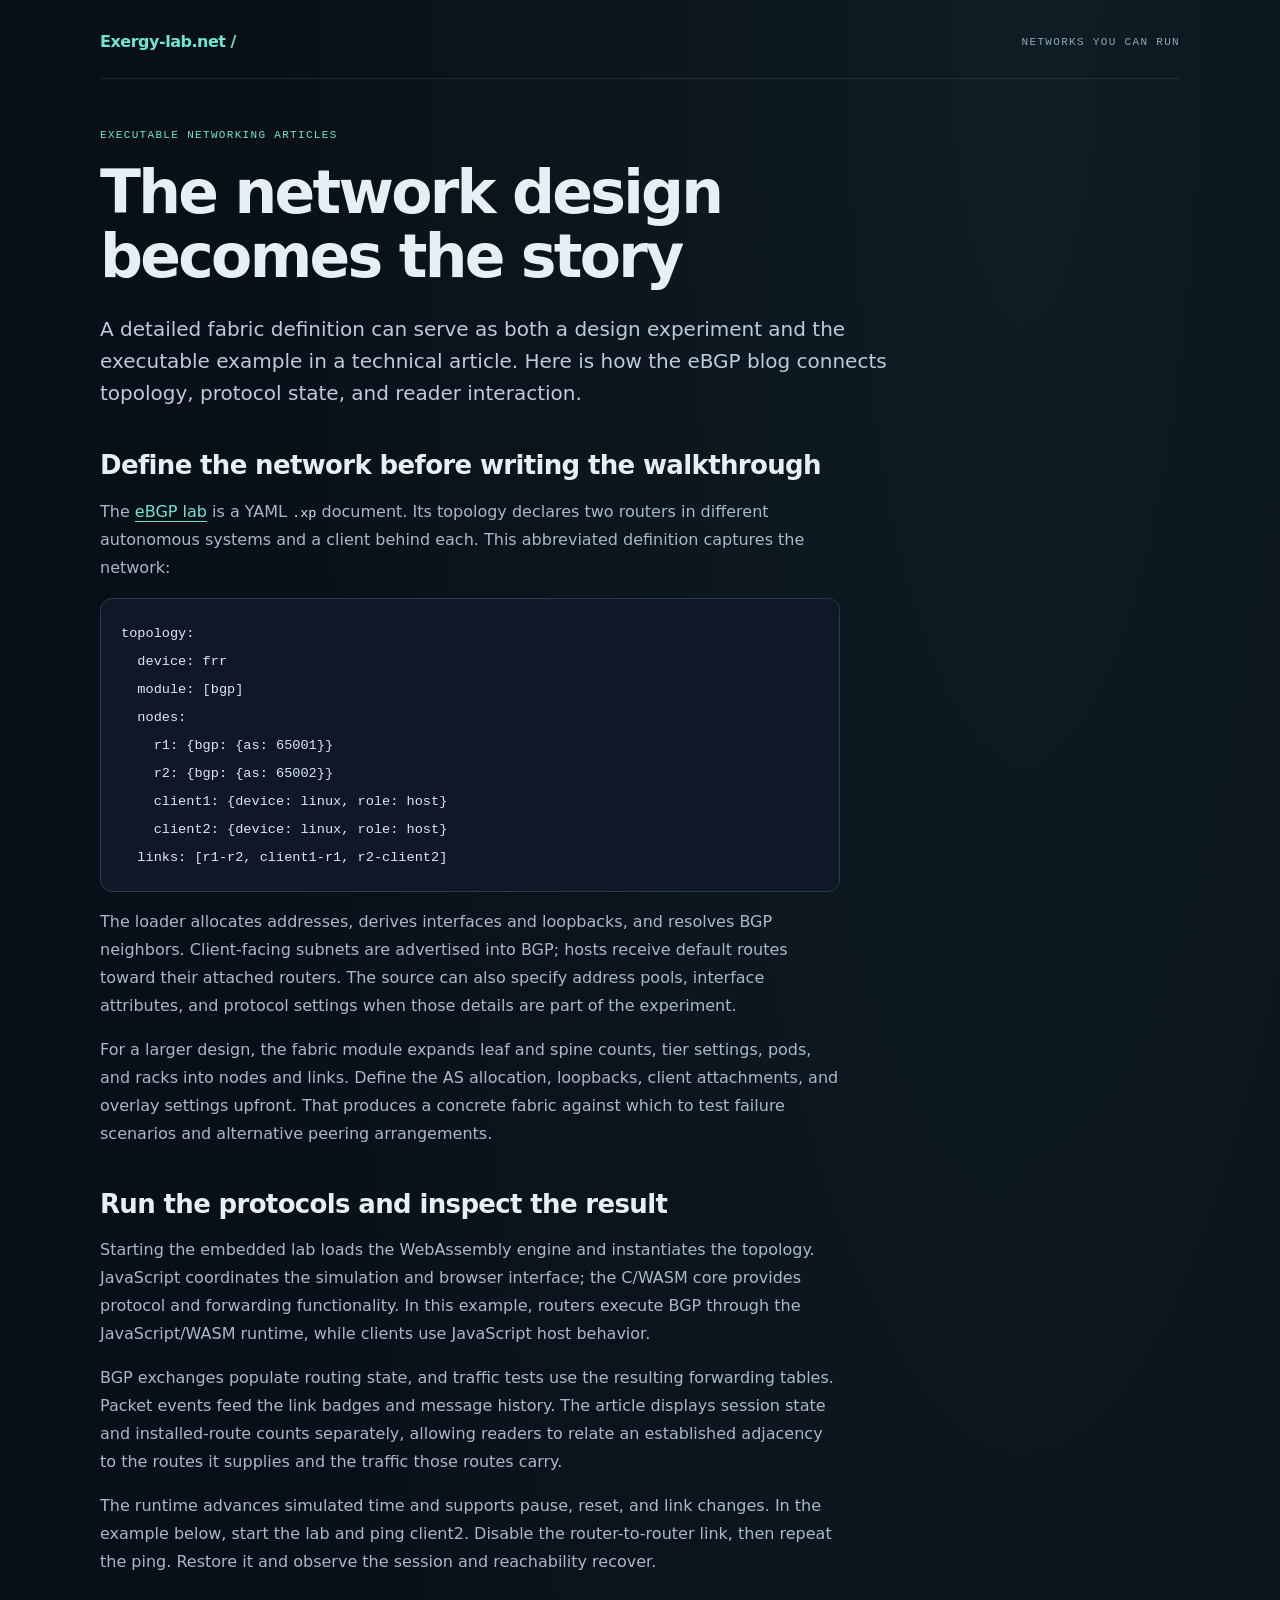
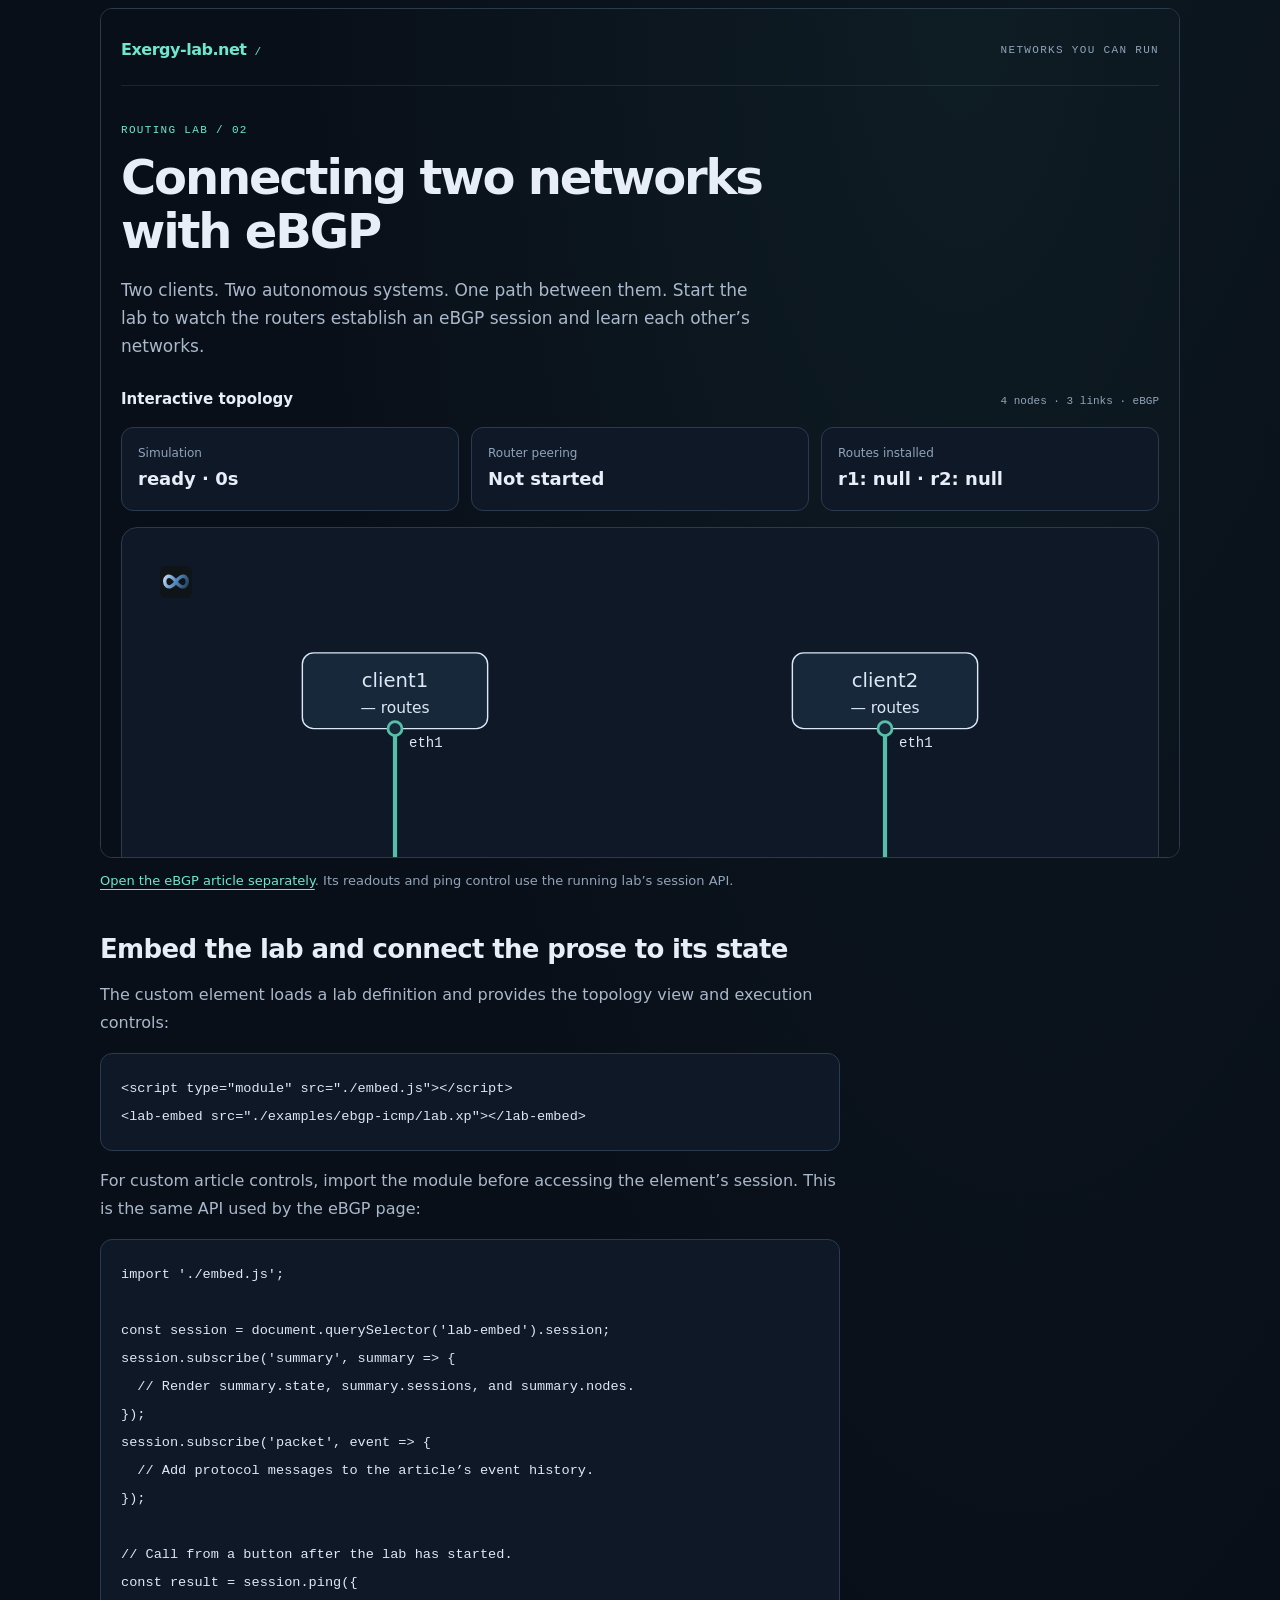
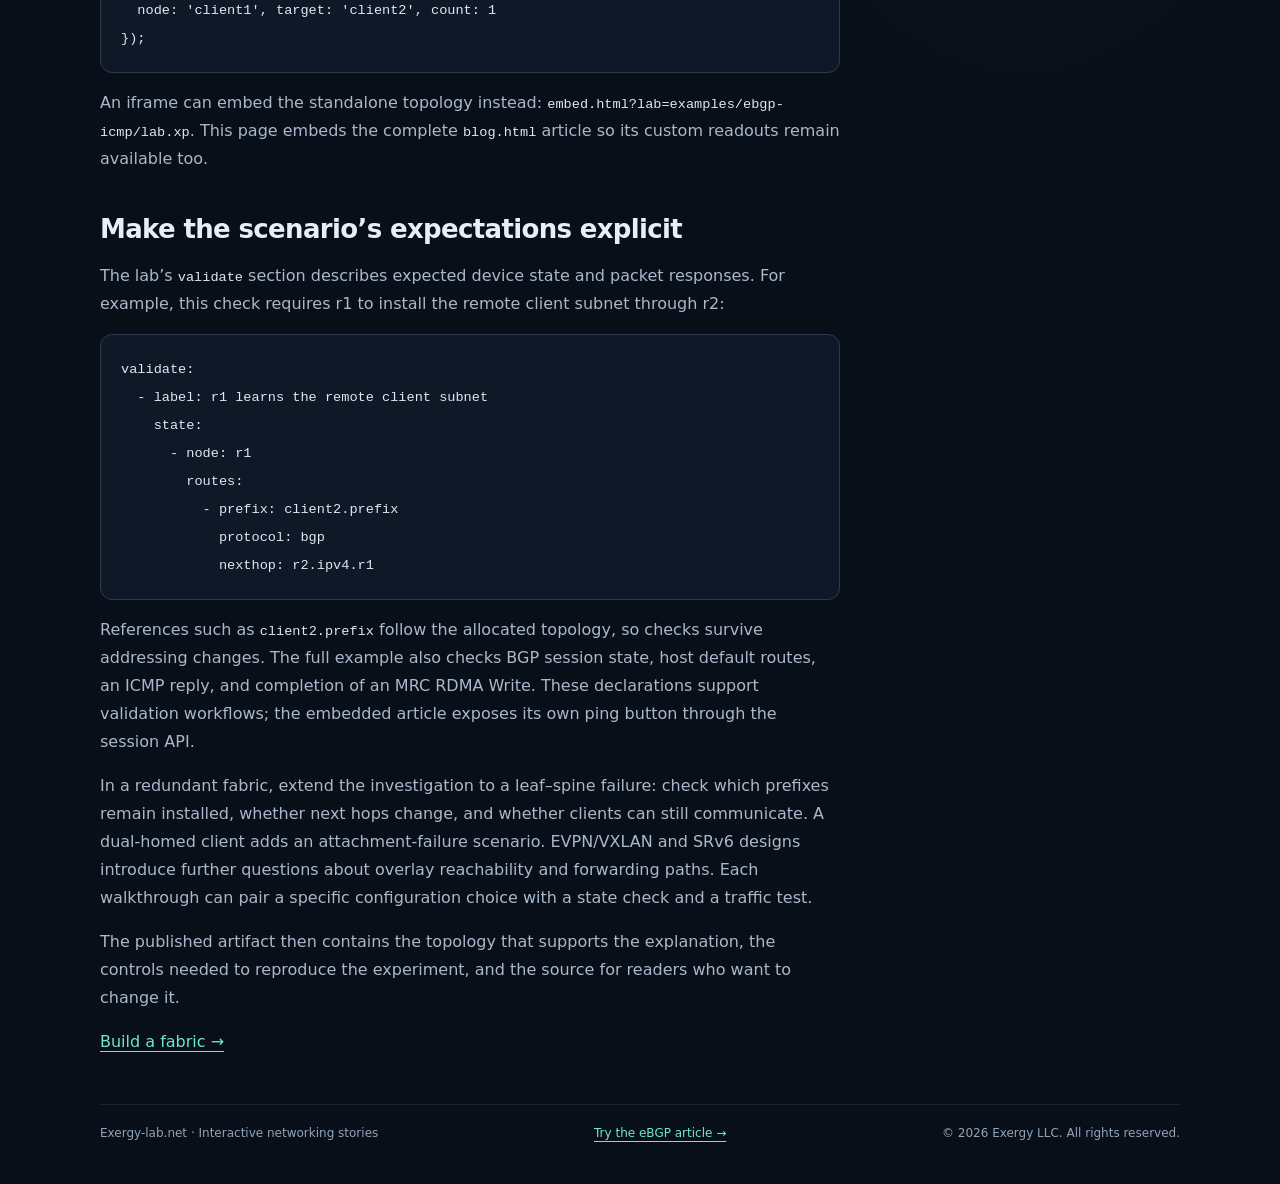
<file: docs/lab.net/meta-blog.html>
<!doctype html>
<html lang="en">
<head>
  <meta charset="utf-8">
  <meta name="viewport" content="width=device-width,initial-scale=1">
  <link rel="icon" href="./favicon.svg" type="image/svg+xml">
  <meta name="description" content="Design detailed network fabrics, explore scenarios, and publish interactive networking articles that readers can run themselves.">
  <title>The network design becomes the story · Exergy-lab.net</title>
  <style>
    :root { color-scheme:dark; font:16px/1.75 system-ui,sans-serif; color:#e8eef8; background:#090f19; }
    * { box-sizing:border-box; }
    body { margin:0; background:radial-gradient(ellipse at 80% 0,#16313566,transparent 55%); }
    main { width:min(1080px,calc(100% - 40px)); margin:auto; padding:28px 0 40px; }
    nav,footer { display:flex; justify-content:space-between; align-items:center; gap:16px; flex-wrap:wrap; }
    nav { padding-bottom:22px; border-bottom:1px solid #ffffff16; }
    a { color:#6ee7ce; text-underline-offset:4px; }
    nav a { text-decoration:none; font-weight:700; letter-spacing:-.03em; }
    nav span,.eyebrow { color:#91a4b9; font:11px/1.5 ui-monospace,monospace; letter-spacing:.12em; text-transform:uppercase; }
    header { max-width:800px; margin:48px 0 36px; }
    .eyebrow { color:#6ee7ce; }
    h1 { font-size:clamp(34px,6vw,60px); letter-spacing:-.045em; line-height:1.08; margin:16px 0 24px; font-weight:650; }
    .intro { color:#bdcbdc; font-size:20px; line-height:1.6; }
    .prose { max-width:740px; }
    h2 { margin:40px 0 12px; font-size:26px; letter-spacing:-.025em; line-height:1.25; }
    p,li { color:#a9b8ca; }
    strong { color:#e8eef8; }
    code { font:0.85em/1.6 ui-monospace,monospace; color:#dce8f5; }
    pre { overflow-x:auto; padding:20px; border:1px solid #2a3b50; border-radius:12px; background:#0e1827; }
    figure { margin:32px 0; }
    iframe { display:block; width:100%; height:850px; border:1px solid #2a3b50; border-radius:12px; background:#0e1827; }
    figcaption { margin-top:12px; font-size:13px; color:#91a4b9; }
    footer { margin-top:48px; padding-top:18px; border-top:1px solid #ffffff16; font-size:12px; color:#91a4b9; }
    @media(max-width:650px) { main{width:calc(100% - 28px)}header{margin-top:32px}.intro{font-size:18px}iframe{height:1000px} }
  </style>
</head>
<body>
  <main>
    <nav aria-label="Main"><a href="./index.html">Exergy-lab.net /</a><span>Networks you can run</span></nav>
    <article>
      <header>
        <p class="eyebrow">Executable networking articles</p>
        <h1>The network design becomes the story</h1>
        <p class="intro">A detailed fabric definition can serve as both a design experiment and the executable example in a technical article. Here is how the eBGP blog connects topology, protocol state, and reader interaction.</p>
      </header>
      <div class="prose">
        <h2>Define the network before writing the walkthrough</h2>
        <p>The <a href="./examples/ebgp-icmp/lab.xp">eBGP lab</a> is a YAML <code>.xp</code> document. Its topology declares two routers in different autonomous systems and a client behind each. This abbreviated definition captures the network:</p>
        <pre><code>topology:
  device: frr
  module: [bgp]
  nodes:
    r1: {bgp: {as: 65001}}
    r2: {bgp: {as: 65002}}
    client1: {device: linux, role: host}
    client2: {device: linux, role: host}
  links: [r1-r2, client1-r1, r2-client2]</code></pre>
        <p>The loader allocates addresses, derives interfaces and loopbacks, and resolves BGP neighbors. Client-facing subnets are advertised into BGP; hosts receive default routes toward their attached routers. The source can also specify address pools, interface attributes, and protocol settings when those details are part of the experiment.</p>
        <p>For a larger design, the fabric module expands leaf and spine counts, tier settings, pods, and racks into nodes and links. Define the AS allocation, loopbacks, client attachments, and overlay settings upfront. That produces a concrete fabric against which to test failure scenarios and alternative peering arrangements.</p>
        <h2>Run the protocols and inspect the result</h2>
        <p>Starting the embedded lab loads the WebAssembly engine and instantiates the topology. JavaScript coordinates the simulation and browser interface; the C/WASM core provides protocol and forwarding functionality. In this example, routers execute BGP through the JavaScript/WASM runtime, while clients use JavaScript host behavior.</p>
        <p>BGP exchanges populate routing state, and traffic tests use the resulting forwarding tables. Packet events feed the link badges and message history. The article displays session state and installed-route counts separately, allowing readers to relate an established adjacency to the routes it supplies and the traffic those routes carry.</p>
        <p>The runtime advances simulated time and supports pause, reset, and link changes. In the example below, start the lab and ping client2. Disable the router-to-router link, then repeat the ping. Restore it and observe the session and reachability recover.</p>
      </div>
      <figure>
        <iframe src="./blog.html" title="Interactive article: Connecting two networks with eBGP" loading="lazy"></iframe>
        <figcaption><a href="./blog.html">Open the eBGP article separately</a>. Its readouts and ping control use the running lab’s session API.</figcaption>
      </figure>
      <div class="prose">
        <h2>Embed the lab and connect the prose to its state</h2>
        <p>The custom element loads a lab definition and provides the topology view and execution controls:</p>
        <pre><code>&lt;script type="module" src="./embed.js"&gt;&lt;/script&gt;
&lt;lab-embed src="./examples/ebgp-icmp/lab.xp"&gt;&lt;/lab-embed&gt;</code></pre>
        <p>For custom article controls, import the module before accessing the element’s session. This is the same API used by the eBGP page:</p>
        <pre><code>import './embed.js';

const session = document.querySelector('lab-embed').session;
session.subscribe('summary', summary =&gt; {
  // Render summary.state, summary.sessions, and summary.nodes.
});
session.subscribe('packet', event =&gt; {
  // Add protocol messages to the article’s event history.
});

// Call from a button after the lab has started.
const result = session.ping({
  node: 'client1', target: 'client2', count: 1
});</code></pre>
        <p>An iframe can embed the standalone topology instead: <code>embed.html?lab=examples/ebgp-icmp/lab.xp</code>. This page embeds the complete <code>blog.html</code> article so its custom readouts remain available too.</p>
        <h2>Make the scenario’s expectations explicit</h2>
        <p>The lab’s <code>validate</code> section describes expected device state and packet responses. For example, this check requires r1 to install the remote client subnet through r2:</p>
        <pre><code>validate:
  - label: r1 learns the remote client subnet
    state:
      - node: r1
        routes:
          - prefix: client2.prefix
            protocol: bgp
            nexthop: r2.ipv4.r1</code></pre>
        <p>References such as <code>client2.prefix</code> follow the allocated topology, so checks survive addressing changes. The full example also checks BGP session state, host default routes, an ICMP reply, and completion of an MRC RDMA Write. These declarations support validation workflows; the embedded article exposes its own ping button through the session API.</p>
        <p>In a redundant fabric, extend the investigation to a leaf–spine failure: check which prefixes remain installed, whether next hops change, and whether clients can still communicate. A dual-homed client adds an attachment-failure scenario. EVPN/VXLAN and SRv6 designs introduce further questions about overlay reachability and forwarding paths. Each walkthrough can pair a specific configuration choice with a state check and a traffic test.</p>
        <p>The published artifact then contains the topology that supports the explanation, the controls needed to reproduce the experiment, and the source for readers who want to change it.</p>
        <p><a href="./index.html?fabric-designer=1">Build a fabric →</a></p>
      </div>
    </article>
    <footer><span>Exergy-lab.net · Interactive networking stories</span><a href="./blog.html">Try the eBGP article →</a><span>© 2026 Exergy LLC. All rights reserved.</span></footer>
  </main>
</body>
</html>
</file>
<file: docs/lab.net/pcap-view/style.css>
:root {
  --bg: #070b12;
  --bg-elevated: #0c121c;
  --panel: rgba(14, 20, 32, 0.92);
  --panel-solid: #101826;
  --fg: #e8eef8;
  --muted: #8494ad;
  --accent: #2dd4bf;
  --accent-soft: rgba(45, 212, 191, 0.14);
  --accent-strong: #5eead4;
  --border: rgba(148, 163, 184, 0.12);
  --border-strong: rgba(148, 163, 184, 0.22);
  --danger: #fca5a5;
  --shadow-md: 0 12px 32px rgba(0, 0, 0, 0.4);
  --radius-sm: 6px;
  --radius-md: 10px;
  --radius-lg: 14px;
  --font: "Sora", "Segoe UI", sans-serif;
  --mono: "JetBrains Mono", ui-monospace, monospace;
  --ease: cubic-bezier(0.22, 1, 0.36, 1);
  color-scheme: dark;
  font-family: var(--font);
  color: var(--fg);
  background: var(--bg);
  font-synthesis: none;
  -webkit-font-smoothing: antialiased;
}

* { box-sizing: border-box; }

[hidden] { display: none !important; }

html, body {
  margin: 0;
  height: 100%;
  background:
    radial-gradient(ellipse 80% 50% at 70% -10%, rgba(45, 212, 191, 0.07), transparent 55%),
    radial-gradient(ellipse 60% 40% at 10% 100%, rgba(56, 189, 248, 0.05), transparent 50%),
    var(--bg);
  color: var(--fg);
}

body {
  display: flex;
  flex-direction: column;
  min-height: 100%;
  overflow: hidden;
}

header {
  flex: 0 0 auto;
  display: flex;
  align-items: center;
  justify-content: space-between;
  gap: 1rem;
  padding: 0.7rem 1.1rem;
  background: linear-gradient(180deg, rgba(16, 24, 38, 0.98), rgba(10, 14, 22, 0.96));
  border-bottom: 1px solid var(--border);
}

.brand {
  display: flex;
  flex-direction: column;
  gap: 0.15rem;
  min-width: 0;
}

.brand-kicker {
  font-size: 0.62rem;
  font-weight: 600;
  letter-spacing: 0.14em;
  text-transform: uppercase;
  color: var(--accent-strong);
}

header h1 {
  margin: 0;
  font-size: 1.05rem;
  font-weight: 650;
  letter-spacing: -0.02em;
  line-height: 1.25;
}

#status {
  margin: 0;
  min-height: 1.1em;
  font-size: 0.75rem;
  line-height: 1.4;
  color: var(--muted);
  text-align: right;
}

#status.error { color: var(--danger); }

main {
  flex: 1 1 auto;
  min-height: 0;
  display: flex;
  flex-direction: column;
  gap: 0.85rem;
  padding: 0.9rem 1.1rem 1.1rem;
  overflow: auto;
}

.capture {
  display: grid;
  grid-template-columns: minmax(0, 2.2fr) repeat(3, minmax(0, 1fr));
  gap: 1rem;
  padding: 0.85rem 1rem;
  border: 1px solid var(--border);
  border-radius: var(--radius-md);
  background: var(--panel-solid);
  box-shadow: inset 0 1px 0 rgba(255, 255, 255, 0.03);
}

.capture > div {
  display: flex;
  flex-direction: column;
  gap: 0.35rem;
  min-width: 0;
}

.label {
  font-size: 0.62rem;
  font-weight: 600;
  letter-spacing: 0.12em;
  text-transform: uppercase;
  color: var(--muted);
}

.capture strong {
  font-size: 1.05rem;
  font-weight: 600;
  letter-spacing: -0.02em;
  overflow: hidden;
  text-overflow: ellipsis;
  white-space: nowrap;
}

.capture > div:first-child strong {
  font-family: var(--mono);
  font-size: 0.82rem;
  font-weight: 500;
}

.packets {
  display: flex;
  flex-direction: column;
  min-height: 0;
  background: var(--panel-solid);
  border: 1px solid var(--border);
  border-radius: var(--radius-md);
  overflow: hidden;
}

.packets:first-of-type {
  flex: 1 1 auto;
}

.toolbar {
  display: flex;
  justify-content: space-between;
  align-items: center;
  flex-wrap: wrap;
  gap: 0.75rem 1rem;
  padding: 0.75rem 1rem;
  border-bottom: 1px solid var(--border);
}

h2 {
  margin: 0;
  font-size: 0.92rem;
  font-weight: 600;
  letter-spacing: -0.01em;
}

h2 span {
  margin-left: 0.4rem;
  padding: 0.12rem 0.4rem;
  border-radius: var(--radius-sm);
  background: rgba(0, 0, 0, 0.28);
  border: 1px solid var(--border);
  color: var(--muted);
  font-size: 0.68rem;
  font-weight: 600;
  font-family: var(--mono);
  vertical-align: 1px;
}

.toolbar p {
  margin: 0.25rem 0 0;
  font-size: 0.72rem;
  color: var(--muted);
}

.filter {
  display: flex;
  align-items: center;
  gap: 0.55rem;
  font-size: 0.72rem;
  font-weight: 600;
  letter-spacing: 0.04em;
  color: var(--muted);
}

select, button {
  font: 600 0.75rem/1.2 var(--font);
  color: var(--fg);
  background: color-mix(in srgb, var(--panel-solid) 92%, transparent);
  border: 1px solid var(--border-strong);
  border-radius: var(--radius-sm);
  cursor: pointer;
  transition:
    color 0.18s var(--ease),
    background 0.18s var(--ease),
    border-color 0.18s var(--ease);
}

select {
  max-width: 22rem;
  padding: 0.4rem 0.55rem;
  font-weight: 500;
}

button { padding: 0.38rem 0.7rem; }

select:hover, button:hover:not(:disabled) {
  border-color: color-mix(in srgb, var(--accent) 45%, var(--border-strong));
}

button:disabled, select:disabled {
  opacity: 0.45;
  cursor: default;
}

input:focus-visible,
button:focus-visible,
select:focus-visible {
  outline: 2px solid var(--accent);
  outline-offset: 2px;
}

.table-wrap {
  flex: 1 1 auto;
  min-height: 12rem;
  overflow: auto;
  position: relative;
}

table {
  width: 100%;
  border-collapse: collapse;
  text-align: left;
  white-space: nowrap;
}

th {
  position: sticky;
  top: 0;
  z-index: 1;
  background: var(--bg-elevated);
  color: var(--muted);
  font-size: 0.62rem;
  font-weight: 600;
  letter-spacing: 0.06em;
  text-transform: uppercase;
  padding: 0.45rem 0.7rem;
  border-bottom: 1px solid var(--border);
}

td {
  padding: 0.4rem 0.7rem;
  border-bottom: 1px solid var(--border);
  font: 500 0.72rem/1.35 var(--mono);
  color: var(--fg);
}

th.col-info,
td.col-info {
  width: 100%;
}

tbody tr { cursor: pointer; }

tbody tr:hover td {
  background: color-mix(in srgb, var(--accent) 8%, transparent);
}

tbody tr:focus-visible {
  outline: 2px solid var(--accent);
  outline-offset: -2px;
}

.badge {
  display: inline-block;
  padding: 0.12rem 0.4rem;
  border-radius: 4px;
  font: 700 0.62rem/1.2 var(--font);
  letter-spacing: 0.04em;
  color: var(--accent-strong);
  background: var(--accent-soft);
}

.badge.UDP {
  color: #7dd3fc;
  background: rgba(56, 189, 248, 0.14);
}

.stream-link {
  color: var(--accent-strong);
  background: var(--accent-soft);
  border: 0;
  border-radius: 4px;
  padding: 0.12rem 0.45rem;
  font: 600 0.72rem/1.2 var(--mono);
}

.stream-link:hover {
  background: color-mix(in srgb, var(--accent) 24%, transparent);
}

#empty {
  text-align: center;
  padding: 2.4rem 1rem 2rem;
}

#empty h3 {
  margin: 0;
  font-size: 0.9rem;
  font-weight: 600;
  color: var(--fg);
}

#empty p {
  margin: 0.35rem 0 0;
  font-size: 0.75rem;
  color: var(--muted);
}

.pagination {
  display: flex;
  justify-content: space-between;
  align-items: center;
  gap: 0.75rem;
  padding: 0.55rem 1rem;
  border-top: 1px solid var(--border);
  font-size: 0.72rem;
  color: var(--muted);
}

.pagination div { display: flex; gap: 0.4rem; }

#packet-details { flex: 0 0 auto; }

#dissection {
  padding: 0 1rem 1rem;
  overflow-wrap: anywhere;
  font: 500 0.75rem/1.45 var(--mono);
  color: var(--fg);
}

#dissection details { margin: 0.4rem 0 0.4rem 0.85rem; }

#dissection summary {
  cursor: pointer;
  font-family: var(--font);
  font-weight: 600;
  font-size: 0.78rem;
  color: var(--accent-strong);
}

.detail-field {
  margin: 0.3rem 0 0.3rem 0.85rem;
  color: var(--muted);
}

.detail-field strong {
  color: var(--fg);
  font-weight: 600;
}

@media (max-width: 700px) {
  header { align-items: flex-start; flex-direction: column; }
  #status { text-align: left; }
  .capture { grid-template-columns: repeat(3, minmax(0, 1fr)); }
  .capture > div:first-child { grid-column: 1 / -1; }
  .toolbar { align-items: flex-start; flex-direction: column; }
  .filter, select { width: 100%; max-width: none; }
}

.filter .capture-menu { max-width: 22rem; }
@media (max-width: 700px) { .filter .capture-menu { width: 100%; max-width: none; } }
</file>
